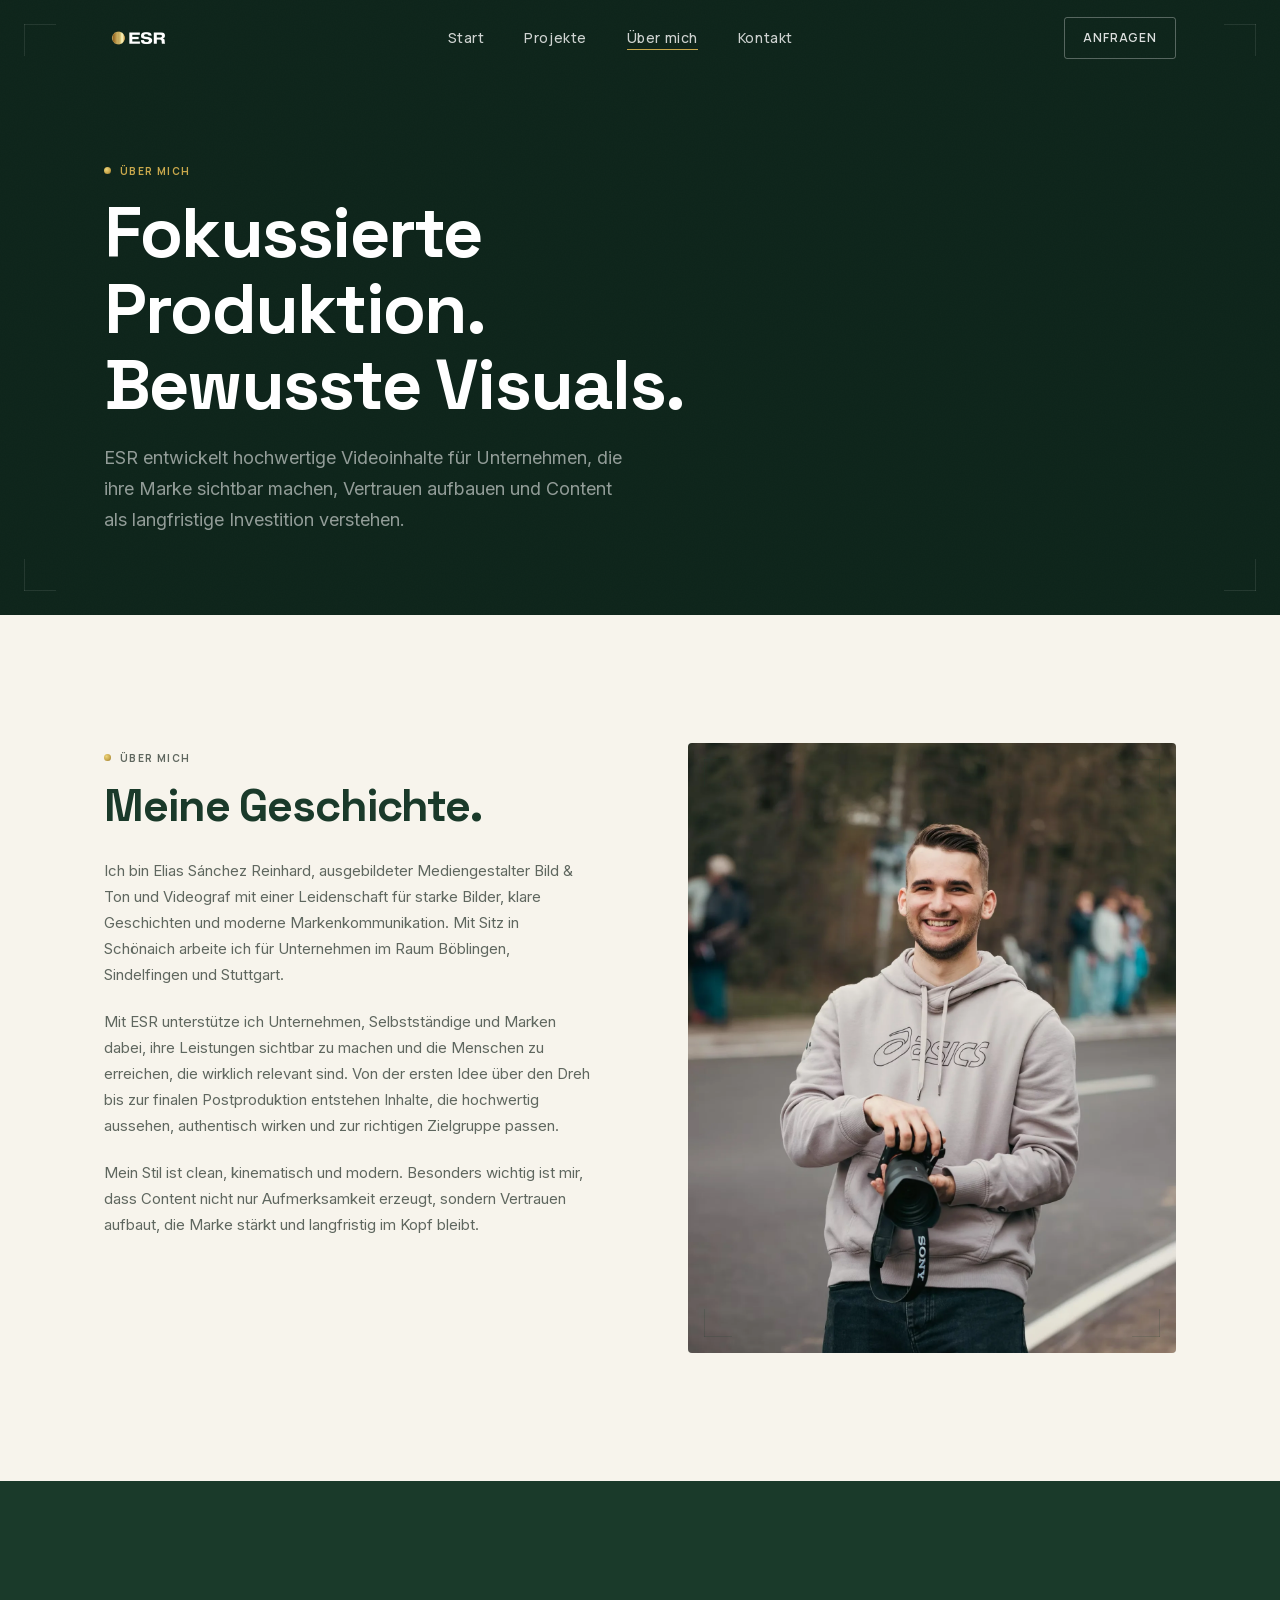
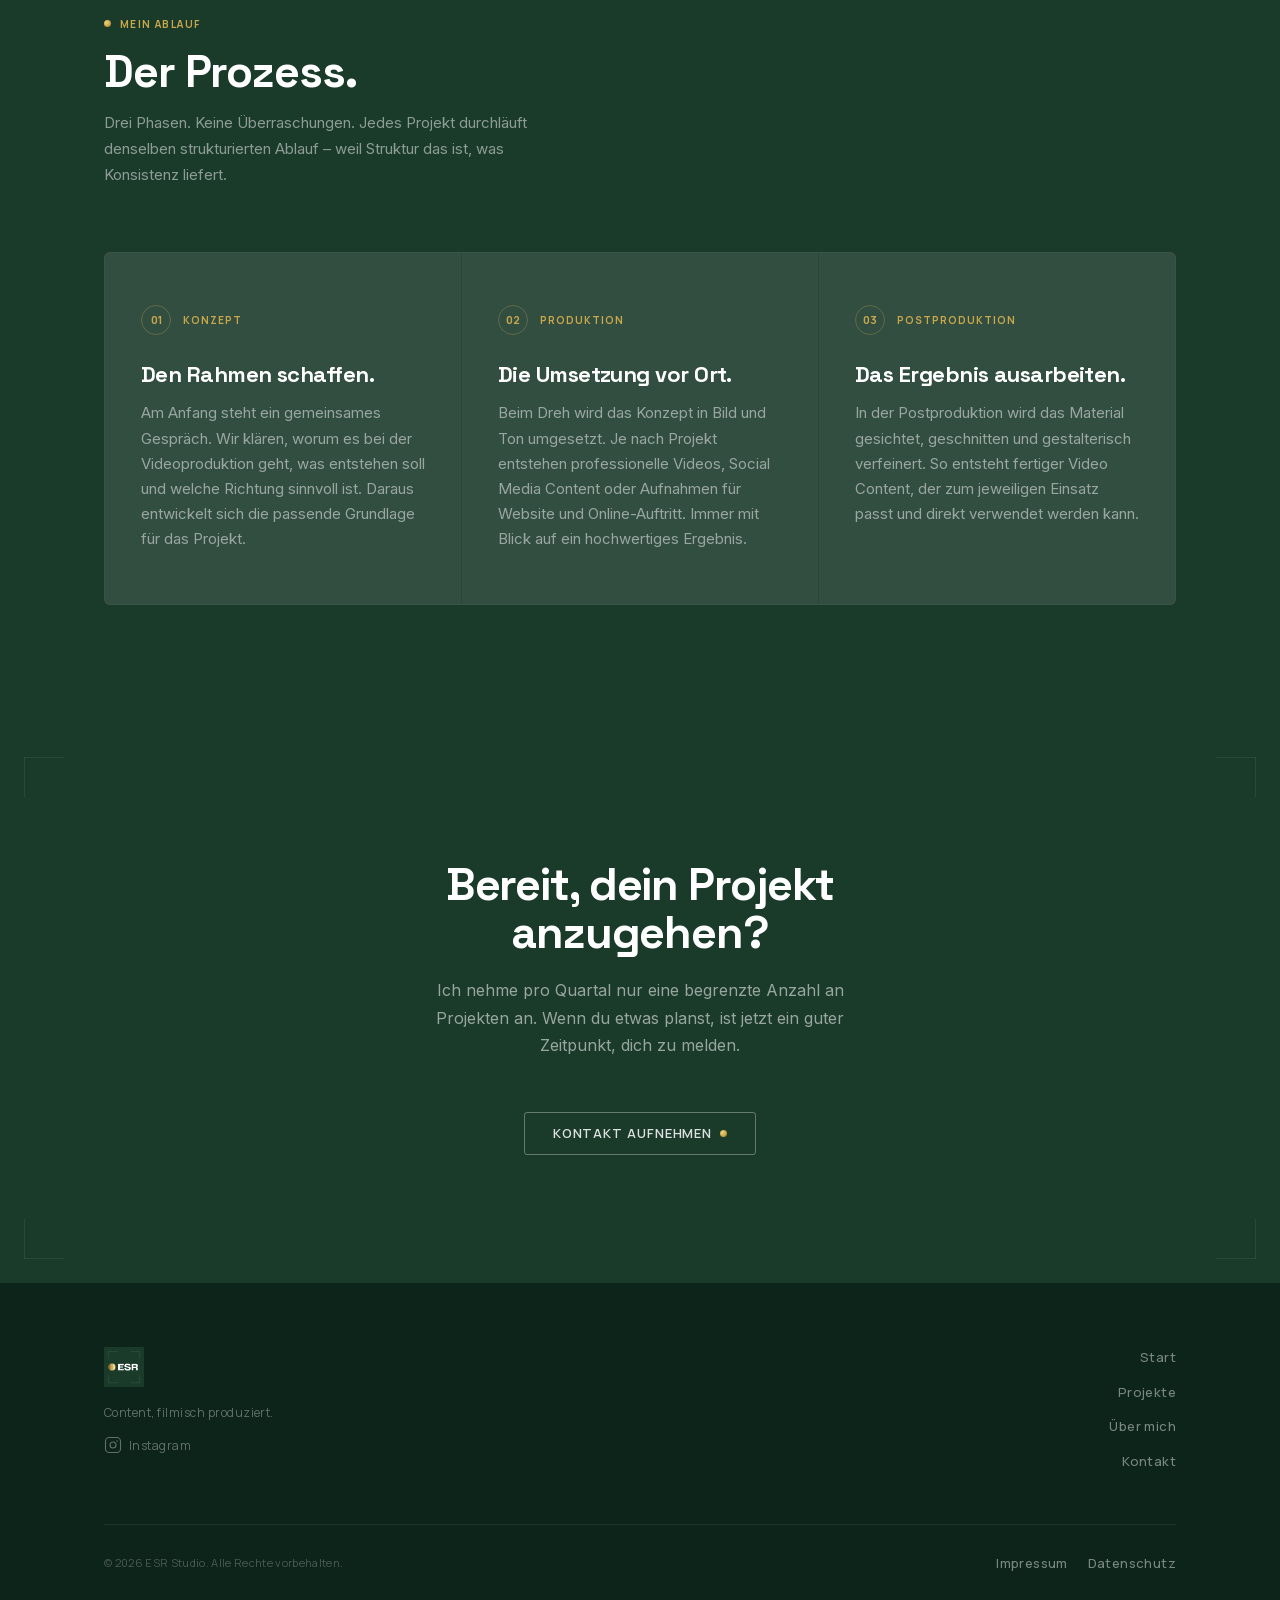
<file: about.html>
<!DOCTYPE html>
<html lang="de">
<head>
  <meta charset="UTF-8">
  <meta name="viewport" content="width=device-width, initial-scale=1.0">
  <title>Videograf Böblingen & Stuttgart – Über mich | ESR Studio</title>
  <meta name="description" content="Elias Sánchez Reinhard, ausgebildeter Mediengestalter Bild und Ton aus Schönaich. Filmische Videos für Unternehmen in Böblingen, Sindelfingen und Stuttgart.">
  <link rel="canonical" href="https://esrstudio.de/about">
  <meta property="og:title" content="Videograf Böblingen & Stuttgart – Über mich | ESR Studio">
  <meta property="og:description" content="Videograf aus Schönaich, tätig im Raum Böblingen, Sindelfingen und Stuttgart. Kinematische Videos und Social Media Content für Ihr Unternehmen.">
  <meta property="og:site_name" content="ESR Studio">
  <meta property="og:type" content="website">
  <meta property="og:url" content="https://esrstudio.de/about">
  <link rel="preload" as="font" href="fonts/space-grotesk-latin.woff2" type="font/woff2" crossorigin>
  <link rel="preload" as="image" href="Brand_assets/Kopie%20von%20ESR%20studio%20(1).webp">
  <link rel="preload" as="image" href="Brand_assets/47c18614-36d2-4e0f-a50e-93b19e97b266%203.webp">
  <link rel="icon" type="image/x-icon" href="favicon/favicon.ico">
  <link rel="icon" type="image/png" sizes="32x32" href="favicon/favicon-32x32.png">
  <link rel="icon" type="image/png" sizes="16x16" href="favicon/favicon-16x16.png">
  <link rel="apple-touch-icon" sizes="180x180" href="favicon/apple-touch-icon.png">
  <link rel="manifest" href="favicon/site.webmanifest">
  <meta name="theme-color" content="#0d241a">
  <link rel="stylesheet" href="css/fonts.css">
  <link rel="stylesheet" href="css/styles.css">
</head>
<body>

  <!-- Navigation -->
  <nav class="nav" id="nav">
    <div class="nav__inner">

      <a href="/" class="nav__logo-link" aria-label="ESR Studio — Startseite">
        <img class="logo"
             src="Brand_assets/Kopie%20von%20ESR%20studio%20(1).webp"
             alt="ESR Studio"
             height="72">
      </a>

      <ul class="nav__links" role="list">
        <li><a href="/"   class="nav__link">Start</a></li>
        <li><a href="/work"    class="nav__link">Projekte</a></li>
        <li><a href="/about"   class="nav__link active">Über mich</a></li>
        <li><a href="/contact" class="nav__link">Kontakt</a></li>
      </ul>

      <a href="/contact" class="nav__cta">Anfragen</a>

      <button class="nav__toggle" id="navToggle" aria-label="Menü öffnen">
        <span></span><span></span><span></span>
      </button>
    </div>
  </nav>

  <!-- Mobile menu -->
  <div class="nav__mobile" id="mobileMenu" role="dialog" aria-label="Navigation">
    <button class="nav__mobile-close" id="mobileClose" aria-label="Menü schließen">&#x2715;</button>
    <a href="/"   class="nav__mobile-link">Start</a>
    <a href="/work"    class="nav__mobile-link">Projekte</a>
    <a href="/about"   class="nav__mobile-link">Über mich</a>
    <a href="/contact" class="nav__mobile-link">Kontakt</a>
  </div>

  <main>

    <!-- Page Hero -->
    <header class="page-hero">
      <div class="page-hero__grain" aria-hidden="true"></div>
      <div class="container">
        <div class="page-hero__content">
          <div class="section-label section-label--gold hero-enter hero-enter-d1">
            <span class="gold-dot"></span> Über mich
          </div>
          <h1 class="hero-enter hero-enter-d2">
            Fokussierte Produktion.<br>Bewusste Visuals.
          </h1>
          <p class="hero-enter hero-enter-d3">
            ESR entwickelt hochwertige Videoinhalte für Unternehmen, die ihre Marke sichtbar machen, Vertrauen aufbauen und Content als langfristige Investition verstehen.
          </p>
        </div>
      </div>
    </header>

    <!-- Brand Intro -->
    <section class="section about-intro">
      <div class="container">
        <div class="about-grid">

          <div class="about-text">
            <div class="section-label">
              <span class="gold-dot"></span> Über mich
            </div>
            <h2>Meine Geschichte.</h2>

            <p>
              Ich bin Elias Sánchez Reinhard, ausgebildeter Mediengestalter Bild &amp; Ton
              und Videograf mit einer Leidenschaft für starke Bilder, klare Geschichten
              und moderne Markenkommunikation. Mit Sitz in Schönaich arbeite ich für
              Unternehmen im Raum Böblingen, Sindelfingen und Stuttgart.
            </p>

            <p>
              Mit ESR unterstütze ich Unternehmen, Selbstständige und Marken dabei, ihre
              Leistungen sichtbar zu machen und die Menschen zu erreichen, die wirklich
              relevant sind. Von der ersten Idee über den Dreh bis zur finalen
              Postproduktion entstehen Inhalte, die hochwertig aussehen, authentisch
              wirken und zur richtigen Zielgruppe passen.
            </p>

            <p>
              Mein Stil ist clean, kinematisch und modern. Besonders wichtig ist mir,
              dass Content nicht nur Aufmerksamkeit erzeugt, sondern Vertrauen aufbaut,
              die Marke stärkt und langfristig im Kopf bleibt.
            </p>
          </div>

          <div class="about-visual">
            <div class="about-frame">
              <img
                src="Brand_assets/47c18614-36d2-4e0f-a50e-93b19e97b266%203.webp"
                alt="Elias — ESR Studio"
                class="about-frame__img"
                fetchpriority="high"
                decoding="async">
            </div>
          </div>

        </div>
      </div>
    </section>

    <!-- Process Section -->
    <section class="section process-section">
      <div class="container">
        <div class="process-section__head">
          <div class="section-label section-label--gold">
            <span class="gold-dot"></span> Mein Ablauf
          </div>
          <h2>Der Prozess.</h2>
          <p>
            Drei Phasen. Keine Überraschungen. Jedes Projekt durchläuft denselben
            strukturierten Ablauf – weil Struktur das ist, was Konsistenz liefert.
          </p>
        </div>

        <div class="process-grid">

          <div class="process-card">
            <div class="process-card__step">
              <div class="process-card__num">01</div>
              <span class="process-card__step-label">Konzept</span>
            </div>
            <h3>Den Rahmen schaffen.</h3>
            <p>
              Am Anfang steht ein gemeinsames Gespräch. Wir klären, worum es bei der
              Videoproduktion geht, was entstehen soll und welche Richtung sinnvoll ist.
              Daraus entwickelt sich die passende Grundlage für das Projekt.
            </p>
          </div>

          <div class="process-card">
            <div class="process-card__step">
              <div class="process-card__num">02</div>
              <span class="process-card__step-label">Produktion</span>
            </div>
            <h3>Die Umsetzung vor Ort.</h3>
            <p>
              Beim Dreh wird das Konzept in Bild und Ton umgesetzt. Je nach Projekt
              entstehen professionelle Videos, Social Media Content oder Aufnahmen für
              Website und Online-Auftritt. Immer mit Blick auf ein hochwertiges Ergebnis.
            </p>
          </div>

          <div class="process-card">
            <div class="process-card__step">
              <div class="process-card__num">03</div>
              <span class="process-card__step-label">Postproduktion</span>
            </div>
            <h3>Das Ergebnis ausarbeiten.</h3>
            <p>
              In der Postproduktion wird das Material gesichtet, geschnitten und
              gestalterisch verfeinert. So entsteht fertiger Video Content, der zum
              jeweiligen Einsatz passt und direkt verwendet werden kann.
            </p>
          </div>

        </div>
      </div>
    </section>

    <!-- CTA -->
    <section class="section cta-banner">
      <div class="container">
        <h2>Bereit, dein Projekt anzugehen?</h2>
        <p>
          Ich nehme pro Quartal nur eine begrenzte Anzahl an Projekten an.
          Wenn du etwas planst, ist jetzt ein guter Zeitpunkt, dich zu melden.
        </p>
        <a href="/contact" class="btn btn--outline">
          Kontakt aufnehmen <span class="gold-dot"></span>
        </a>
      </div>
    </section>

  </main>

  <!-- Footer -->
  <footer class="footer">
    <div class="container">
      <div class="footer__inner">
        <div>
          <img class="footer__brand-logo"
               src="Brand_assets/ESR%20studio%20(2).webp"
               alt="ESR Studio">
          <p class="footer__tagline">Content, filmisch produziert.</p>
          <a href="https://www.instagram.com/esr_visuals/" target="_blank" rel="noopener noreferrer" class="footer__instagram" aria-label="ESR Studio auf Instagram">
            <svg width="18" height="18" viewBox="0 0 24 24" fill="none" stroke="currentColor" stroke-width="1.5" stroke-linecap="round" stroke-linejoin="round"><rect x="2" y="2" width="20" height="20" rx="5" ry="5"/><circle cx="12" cy="12" r="4"/><circle cx="17.5" cy="6.5" r="1" fill="currentColor" stroke="none"/></svg>
            Instagram
          </a>
        </div>
        <nav class="footer__nav" aria-label="Footer-Links">
          <a href="/"   class="footer__nav-link">Start</a>
          <a href="/work"    class="footer__nav-link">Projekte</a>
          <a href="/about"   class="footer__nav-link">Über mich</a>
          <a href="/contact" class="footer__nav-link">Kontakt</a>
        </nav>
      </div>
      <div class="footer__divider"></div>
      <div class="footer__bottom">
        <p class="footer__copy">&copy; 2026 ESR Studio. Alle Rechte vorbehalten.</p>
        <div class="footer__legal">
          <a href="/impressum" class="footer__nav-link">Impressum</a>
          <a href="/datenschutz" class="footer__nav-link">Datenschutz</a>
        </div>
      </div>
    </div>
  </footer>

  <script src="js/main.js"></script>
  <script src="js/scroll-reveal.js" defer></script>
</body>
</html>
</file>
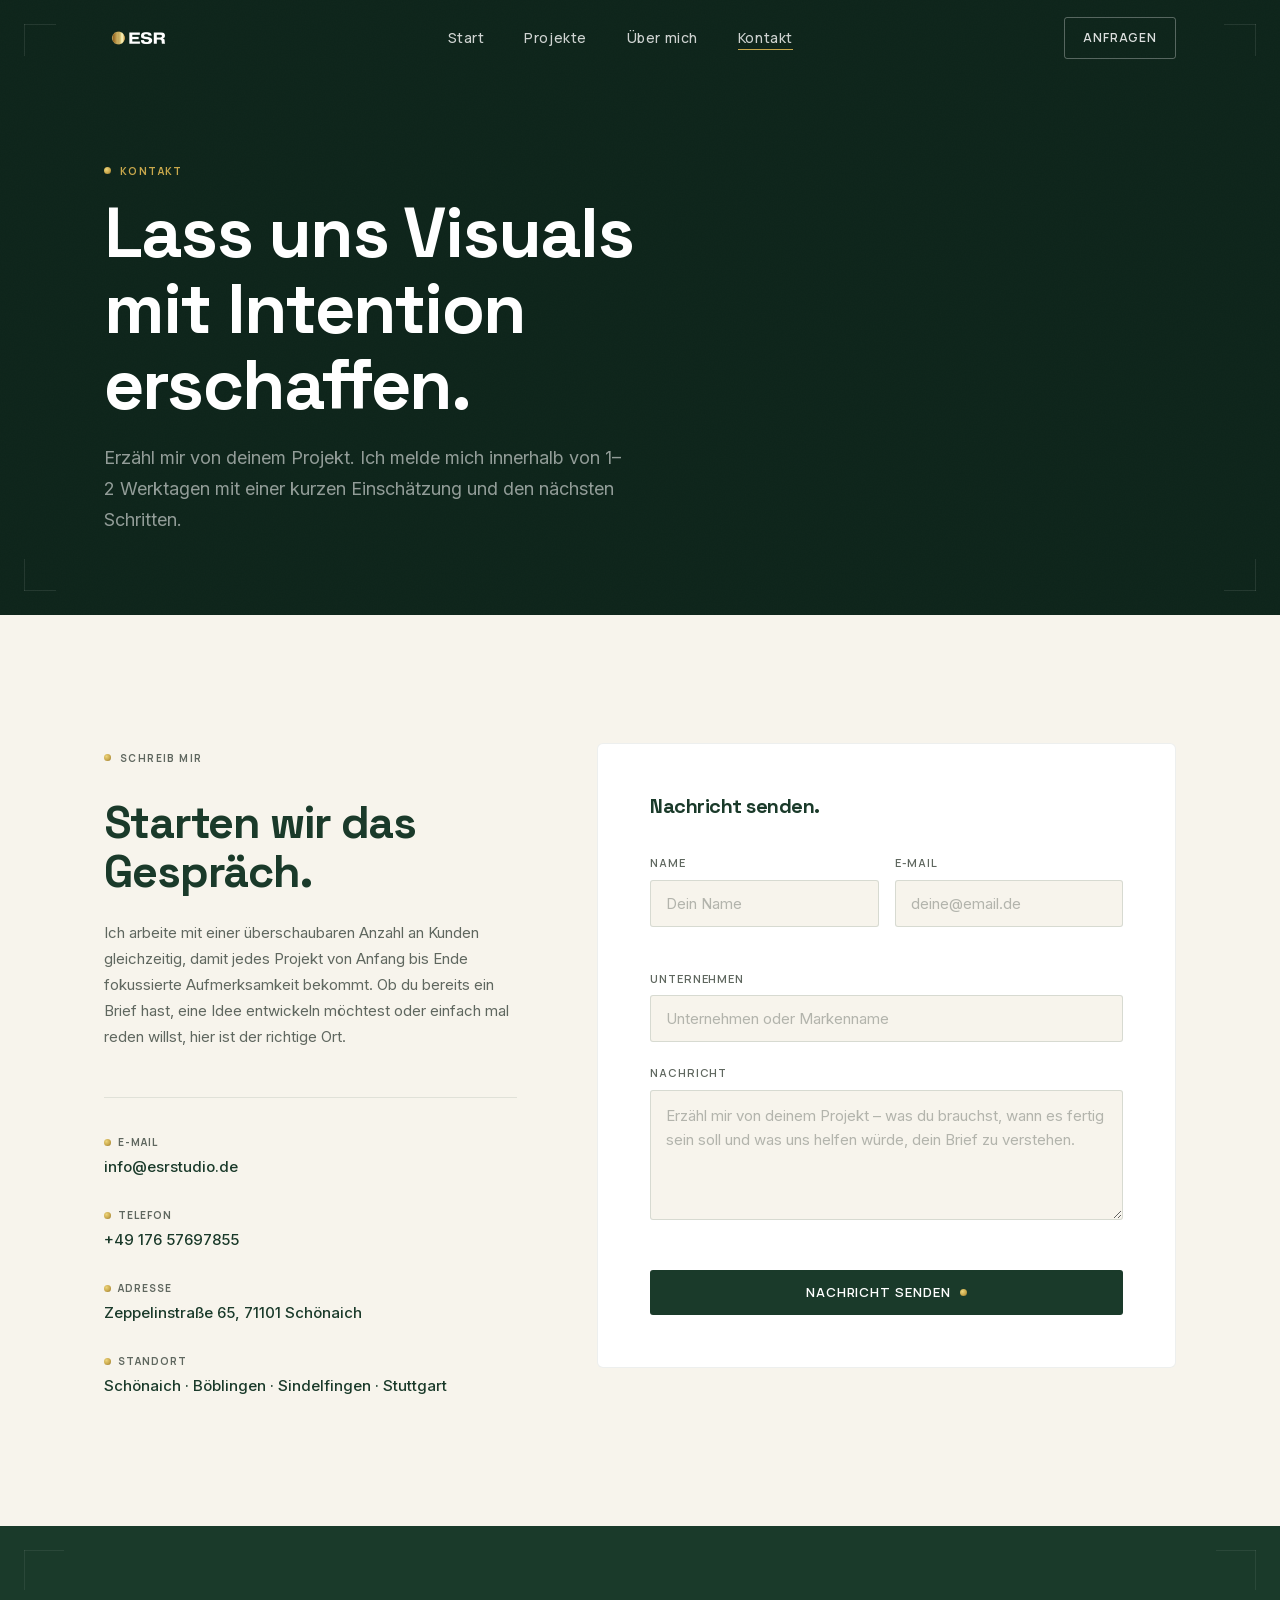
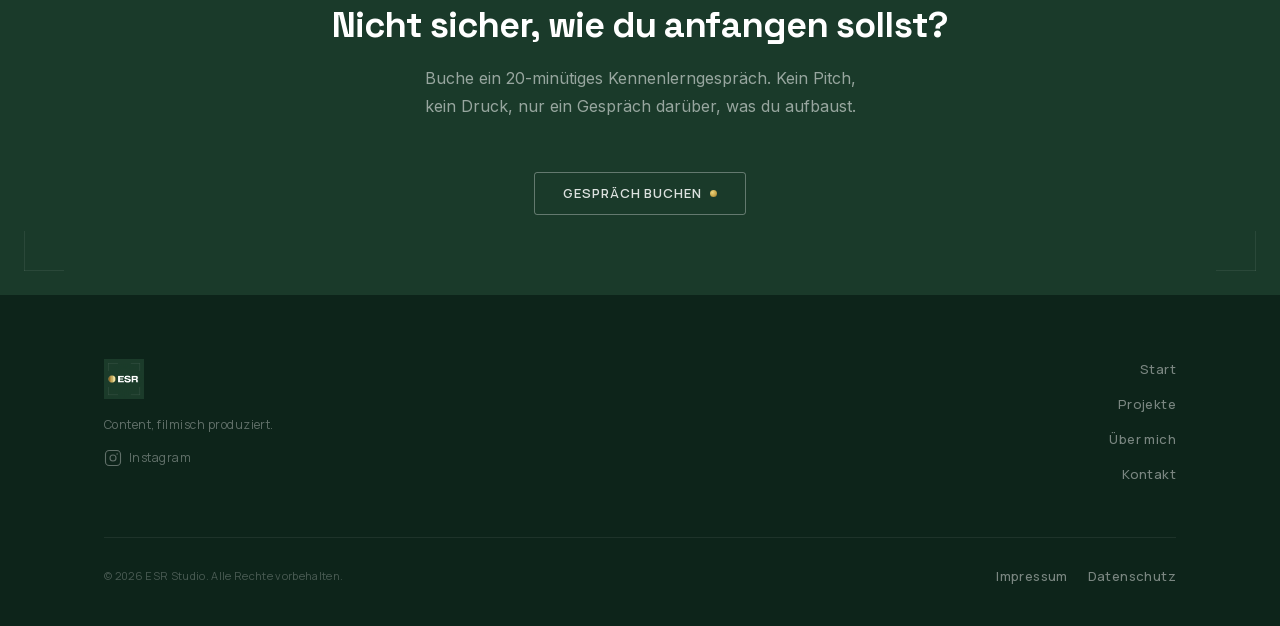
<file: contact.html>
<!DOCTYPE html>
<html lang="de">
<head>
  <meta charset="UTF-8">
  <meta name="viewport" content="width=device-width, initial-scale=1.0">
  <title>Kontakt | Videoproduktion Böblingen & Stuttgart | ESR Studio</title>
  <meta name="description" content="Videoproduktion anfragen – ESR Studio aus Schönaich, tätig im Raum Böblingen, Sindelfingen und Stuttgart. Jetzt Kontakt aufnehmen und Projekt starten.">
  <link rel="canonical" href="https://esrstudio.de/contact">
  <meta property="og:title" content="Kontakt | Videoproduktion Böblingen & Stuttgart | ESR Studio">
  <meta property="og:description" content="Videoproduktion anfragen – ESR Studio aus Schönaich, tätig im Raum Böblingen, Sindelfingen und Stuttgart.">
  <meta property="og:site_name" content="ESR Studio">
  <meta property="og:type" content="website">
  <meta property="og:url" content="https://esrstudio.de/contact">
  <link rel="icon" type="image/x-icon" href="favicon/favicon.ico">
  <link rel="icon" type="image/png" sizes="32x32" href="favicon/favicon-32x32.png">
  <link rel="icon" type="image/png" sizes="16x16" href="favicon/favicon-16x16.png">
  <link rel="apple-touch-icon" sizes="180x180" href="favicon/apple-touch-icon.png">
  <link rel="manifest" href="favicon/site.webmanifest">
  <meta name="theme-color" content="#0d241a">
  <link rel="stylesheet" href="css/fonts.css">
  <link rel="stylesheet" href="css/styles.css">
</head>
<body>

  <!-- Navigation -->
  <nav class="nav" id="nav">
    <div class="nav__inner">

      <a href="/" class="nav__logo-link" aria-label="ESR Studio — Startseite">
        <img class="logo"
             src="Brand_assets/Kopie%20von%20ESR%20studio%20(1).webp"
             alt="ESR Studio"
             height="72">
      </a>

      <ul class="nav__links" role="list">
        <li><a href="/"   class="nav__link">Start</a></li>
        <li><a href="/work"    class="nav__link">Projekte</a></li>
        <li><a href="/about"   class="nav__link">Über mich</a></li>
        <li><a href="/contact" class="nav__link active">Kontakt</a></li>
      </ul>

      <a href="/contact" class="nav__cta">Anfragen</a>

      <button class="nav__toggle" id="navToggle" aria-label="Menü öffnen">
        <span></span><span></span><span></span>
      </button>
    </div>
  </nav>

  <!-- Mobile menu -->
  <div class="nav__mobile" id="mobileMenu" role="dialog" aria-label="Navigation">
    <button class="nav__mobile-close" id="mobileClose" aria-label="Menü schließen">&#x2715;</button>
    <a href="/"   class="nav__mobile-link">Start</a>
    <a href="/work"    class="nav__mobile-link">Projekte</a>
    <a href="/about"   class="nav__mobile-link">Über mich</a>
    <a href="/contact" class="nav__mobile-link">Kontakt</a>
  </div>

  <main>

    <!-- Page Hero -->
    <header class="page-hero">
      <div class="page-hero__grain" aria-hidden="true"></div>
      <div class="container">
        <div class="page-hero__content">
          <div class="section-label section-label--gold hero-enter hero-enter-d1">
            <span class="gold-dot"></span> Kontakt
          </div>
          <h1 class="hero-enter hero-enter-d2">
            Lass uns Visuals<br>mit Intention erschaffen.
          </h1>
          <p class="hero-enter hero-enter-d3">
            Erzähl mir von deinem Projekt. Ich melde mich innerhalb von 1–2
            Werktagen mit einer kurzen Einschätzung und den nächsten Schritten.
          </p>
        </div>
      </div>
    </header>

    <!-- Contact Section -->
    <section class="section contact-section">
      <div class="container">
        <div class="contact-grid">

          <!-- Left: Info -->
          <div class="contact-info">
            <div class="contact-info__head">
              <div class="section-label">
                <span class="gold-dot"></span> Schreib mir
              </div>
            </div>

            <h2>Starten wir das<br>Gespräch.</h2>

            <p>
              Ich arbeite mit einer überschaubaren Anzahl an Kunden gleichzeitig,
              damit jedes Projekt von Anfang bis Ende fokussierte Aufmerksamkeit bekommt.
              Ob du bereits ein Brief hast, eine Idee entwickeln möchtest oder einfach
              mal reden willst, hier ist der richtige Ort.
            </p>

            <div class="contact-details">

              <div class="contact-detail">
                <span class="contact-detail__label">
                  <span class="gold-dot"></span>
                  E-Mail
                </span>
                <a href="mailto:info@esrstudio.de" class="contact-detail__value">
                  info@esrstudio.de
                </a>
              </div>

              <div class="contact-detail">
                <span class="contact-detail__label">
                  <span class="gold-dot"></span>
                  Telefon
                </span>
                <a href="tel:+4917657697855" class="contact-detail__value">
                  +49 176 57697855
                </a>
              </div>

              <div class="contact-detail">
                <span class="contact-detail__label">
                  <span class="gold-dot"></span>
                  Adresse
                </span>
                <address class="contact-detail__value">Zeppelinstraße 65, 71101 Schönaich</address>
              </div>

              <div class="contact-detail">
                <span class="contact-detail__label">
                  <span class="gold-dot"></span>
                  Standort
                </span>
                <span class="contact-detail__value">Schönaich · Böblingen · Sindelfingen · Stuttgart</span>
              </div>

            </div>
          </div>

          <!-- Right: Form -->
          <div class="contact-form-wrap" id="contactFormWrap">
            <h3>Nachricht senden.</h3>

            <form id="contactForm" action="https://formspree.io/f/xojzoave" method="POST" novalidate>

              <div class="form-row">
                <div class="form-group">
                  <label for="name">Name</label>
                  <input
                    type="text"
                    id="name"
                    name="name"
                    placeholder="Dein Name"
                    required
                    autocomplete="name"
                    data-fs-field>
                  <span data-fs-error="name" class="form-field-error"></span>
                </div>
                <div class="form-group">
                  <label for="email">E-Mail</label>
                  <input
                    type="email"
                    id="email"
                    name="email"
                    placeholder="deine@email.de"
                    required
                    autocomplete="email"
                    data-fs-field>
                  <span data-fs-error="email" class="form-field-error"></span>
                </div>
              </div>

              <div class="form-group">
                <label for="company">Unternehmen</label>
                <input
                  type="text"
                  id="company"
                  name="company"
                  placeholder="Unternehmen oder Markenname"
                  autocomplete="organization"
                  data-fs-field>
              </div>

              <div class="form-group">
                <label for="message">Nachricht</label>
                <textarea
                  id="message"
                  name="message"
                  placeholder="Erzähl mir von deinem Projekt – was du brauchst, wann es fertig sein soll und was uns helfen würde, dein Brief zu verstehen."
                  required
                  data-fs-field></textarea>
                <span data-fs-error="message" class="form-field-error"></span>
              </div>

              <div class="form-submit">
                <button type="submit" class="btn--form" data-fs-submit-btn>
                  Nachricht senden
                  <span class="gold-dot"></span>
                </button>
              </div>

            </form>
          </div>

        </div>
      </div>
    </section>

    <!-- CTA Strip -->
    <section class="section cta-banner" style="padding: 80px 0;">
      <div class="container">
        <h2 style="font-size: clamp(1.5rem, 3vw, 2.25rem);">
          Nicht sicher, wie du anfangen sollst?
        </h2>
        <p>
          Buche ein 20-minütiges Kennenlerngespräch. Kein Pitch, kein Druck,
          nur ein Gespräch darüber, was du aufbaust.
        </p>
        <a href="mailto:info@esrstudio.de" class="btn btn--outline">
          Gespräch buchen <span class="gold-dot"></span>
        </a>
      </div>
    </section>

  </main>

  <!-- Footer -->
  <footer class="footer">
    <div class="container">
      <div class="footer__inner">
        <div>
          <img class="footer__brand-logo"
               src="Brand_assets/ESR%20studio%20(2).webp"
               alt="ESR Studio">
          <p class="footer__tagline">Content, filmisch produziert.</p>
          <a href="https://www.instagram.com/esr_visuals/" target="_blank" rel="noopener noreferrer" class="footer__instagram" aria-label="ESR Studio auf Instagram">
            <svg width="18" height="18" viewBox="0 0 24 24" fill="none" stroke="currentColor" stroke-width="1.5" stroke-linecap="round" stroke-linejoin="round"><rect x="2" y="2" width="20" height="20" rx="5" ry="5"/><circle cx="12" cy="12" r="4"/><circle cx="17.5" cy="6.5" r="1" fill="currentColor" stroke="none"/></svg>
            Instagram
          </a>
        </div>
        <nav class="footer__nav" aria-label="Footer-Links">
          <a href="/"   class="footer__nav-link">Start</a>
          <a href="/work"    class="footer__nav-link">Projekte</a>
          <a href="/about"   class="footer__nav-link">Über mich</a>
          <a href="/contact" class="footer__nav-link">Kontakt</a>
        </nav>
      </div>
      <div class="footer__divider"></div>
      <div class="footer__bottom">
        <p class="footer__copy">&copy; 2026 ESR Studio. Alle Rechte vorbehalten.</p>
        <div class="footer__legal">
          <a href="/impressum" class="footer__nav-link">Impressum</a>
          <a href="/datenschutz" class="footer__nav-link">Datenschutz</a>
        </div>
      </div>
    </div>
  </footer>

  <script src="js/main.js"></script>
  <script src="js/scroll-reveal.js" defer></script>
</body>
</html>
</file>
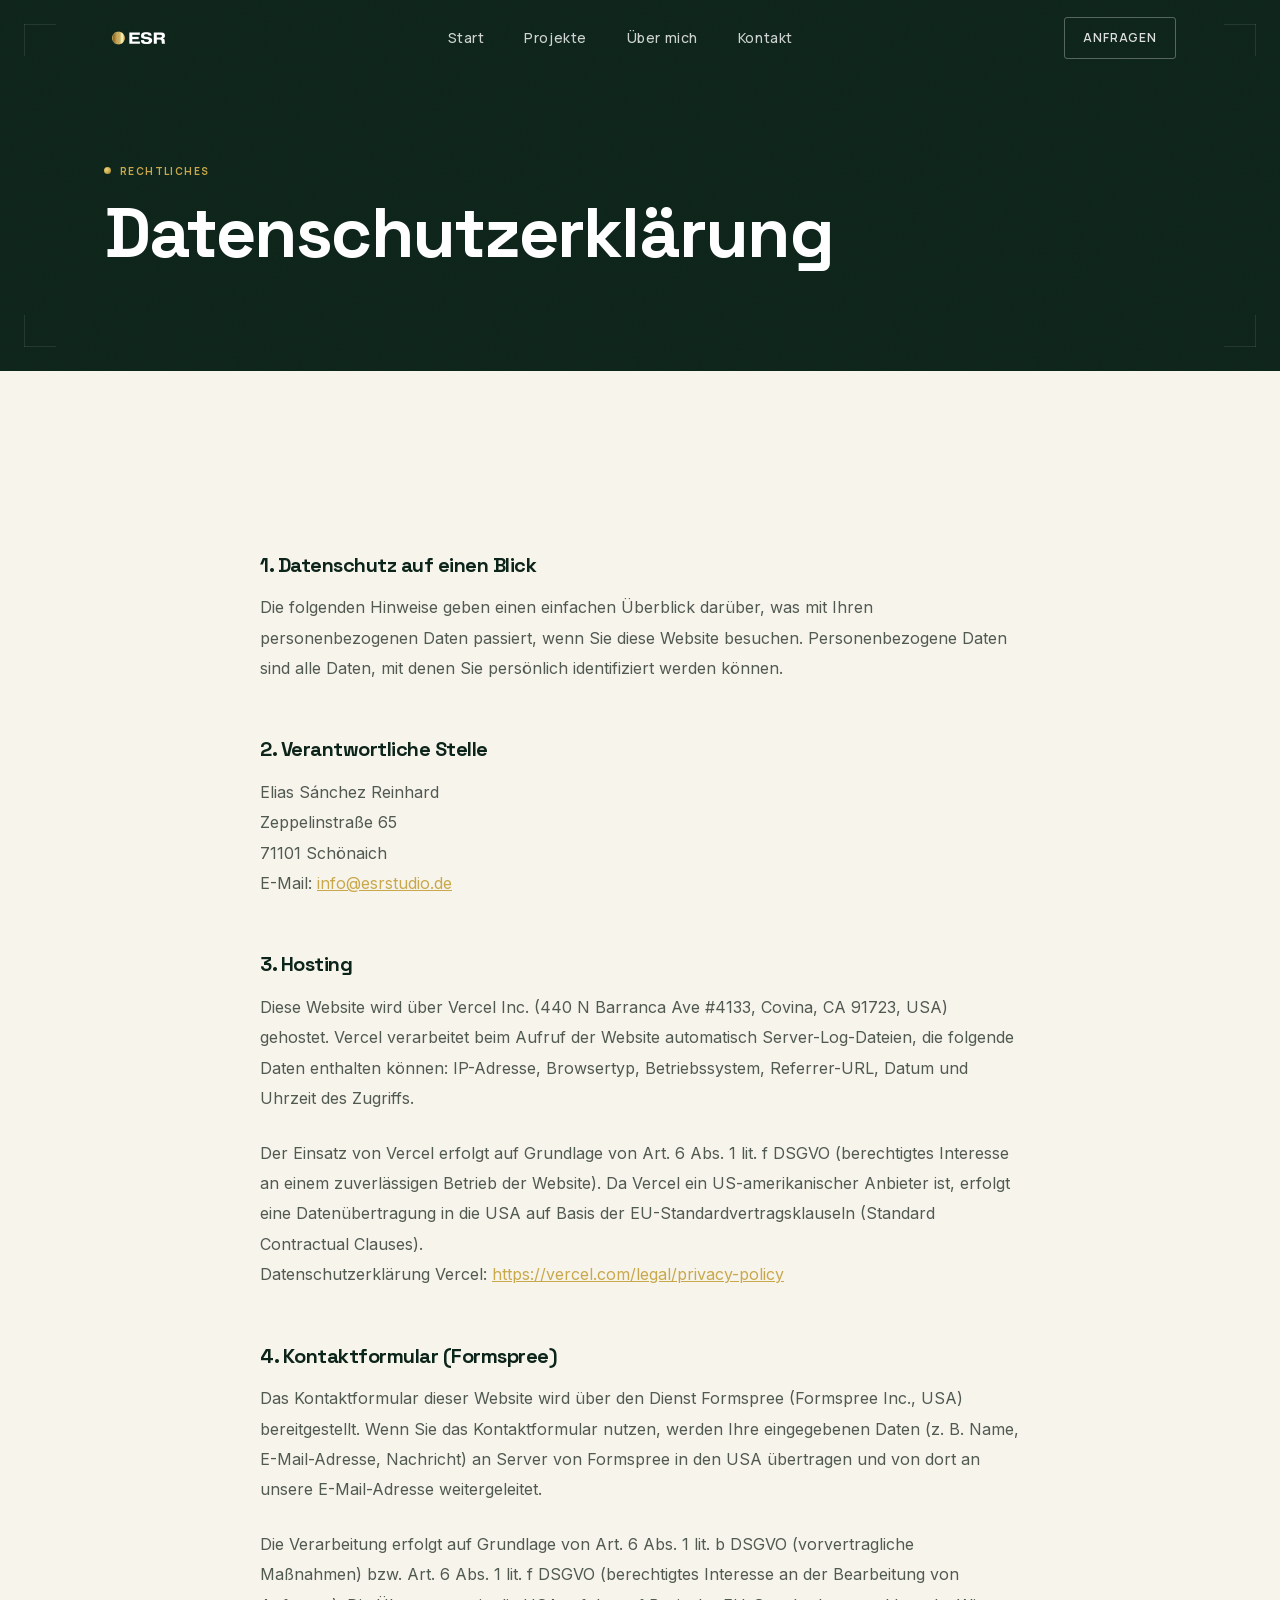
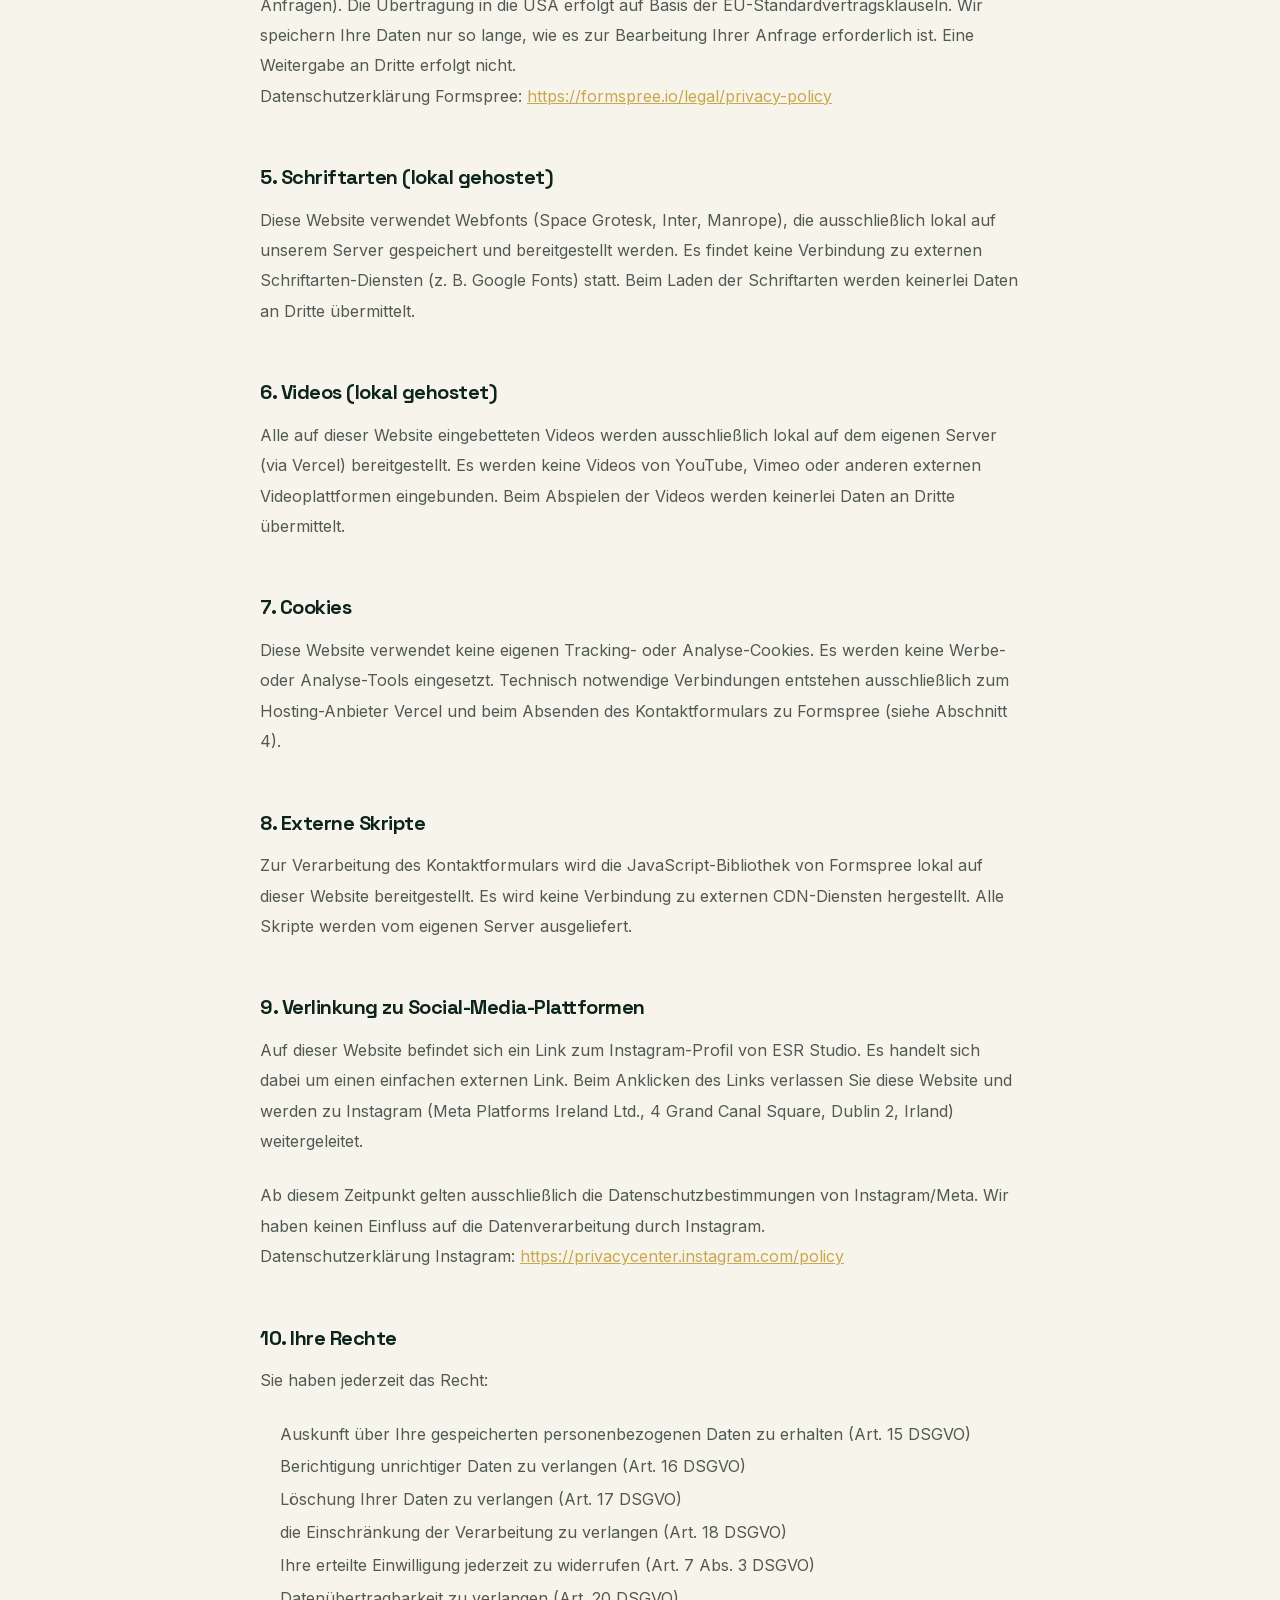
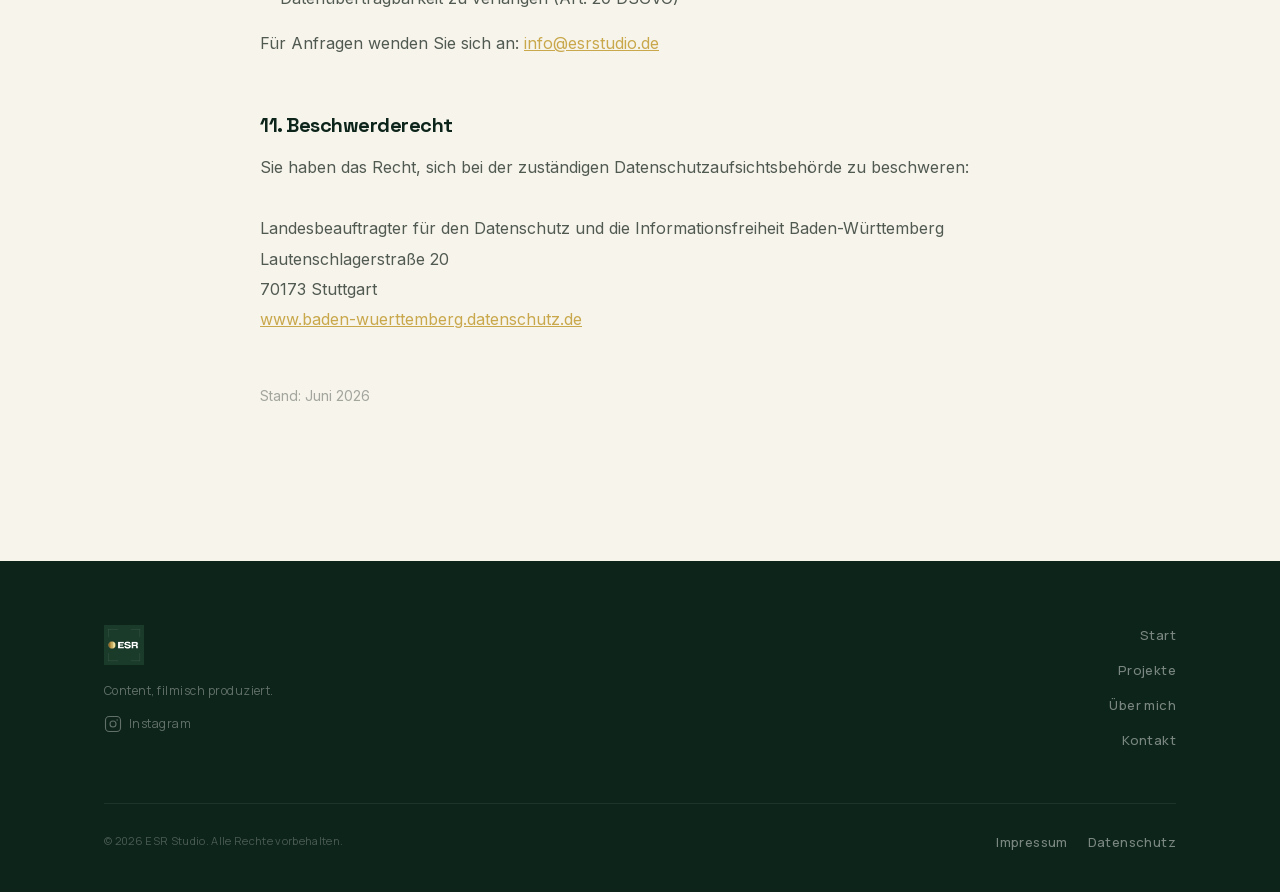
<file: datenschutz.html>
<!DOCTYPE html>
<html lang="de">
<head>
  <meta charset="UTF-8">
  <meta name="viewport" content="width=device-width, initial-scale=1.0">
  <title>Datenschutzerklärung — ESR Studio</title>
  <meta name="robots" content="noindex, nofollow">
  <link rel="icon" type="image/x-icon" href="favicon/favicon.ico">
  <link rel="icon" type="image/png" sizes="32x32" href="favicon/favicon-32x32.png">
  <link rel="icon" type="image/png" sizes="16x16" href="favicon/favicon-16x16.png">
  <link rel="apple-touch-icon" sizes="180x180" href="favicon/apple-touch-icon.png">
  <link rel="manifest" href="favicon/site.webmanifest">
  <meta name="theme-color" content="#0d241a">
  <link rel="stylesheet" href="css/fonts.css">
  <link rel="stylesheet" href="css/styles.css">
</head>
<body>

  <!-- Navigation -->
  <nav class="nav" id="nav">
    <div class="nav__inner">

      <a href="/" class="nav__logo-link" aria-label="ESR Studio — Startseite">
        <img class="logo"
             src="Brand_assets/Kopie%20von%20ESR%20studio%20(1).webp"
             alt="ESR Studio"
             height="72">
      </a>

      <ul class="nav__links" role="list">
        <li><a href="/"   class="nav__link">Start</a></li>
        <li><a href="/work"    class="nav__link">Projekte</a></li>
        <li><a href="/about"   class="nav__link">Über mich</a></li>
        <li><a href="/contact" class="nav__link">Kontakt</a></li>
      </ul>

      <a href="/contact" class="nav__cta">Anfragen</a>

      <button class="nav__toggle" id="navToggle" aria-label="Menü öffnen">
        <span></span><span></span><span></span>
      </button>
    </div>
  </nav>

  <!-- Mobile menu -->
  <div class="nav__mobile" id="mobileMenu" role="dialog" aria-label="Navigation">
    <button class="nav__mobile-close" id="mobileClose" aria-label="Menü schließen">&#x2715;</button>
    <a href="/"   class="nav__mobile-link">Start</a>
    <a href="/work"    class="nav__mobile-link">Projekte</a>
    <a href="/about"   class="nav__mobile-link">Über mich</a>
    <a href="/contact" class="nav__mobile-link">Kontakt</a>
  </div>

  <main>

    <!-- Page Hero -->
    <header class="page-hero">
      <div class="page-hero__grain" aria-hidden="true"></div>
      <div class="container">
        <div class="page-hero__content">
          <div class="section-label section-label--gold hero-enter hero-enter-d1">
            <span class="gold-dot"></span> Rechtliches
          </div>
          <h1 class="hero-enter hero-enter-d2">Datenschutzerklärung</h1>
        </div>
      </div>
    </header>

    <!-- Content -->
    <section class="section">
      <div class="container">
        <div class="legal-content">

          <h2>1. Datenschutz auf einen Blick</h2>
          <p>
            Die folgenden Hinweise geben einen einfachen Überblick darüber, was mit Ihren
            personenbezogenen Daten passiert, wenn Sie diese Website besuchen.
            Personenbezogene Daten sind alle Daten, mit denen Sie persönlich identifiziert
            werden können.
          </p>

          <h2>2. Verantwortliche Stelle</h2>
          <p>
            Elias Sánchez Reinhard<br>
            Zeppelinstraße 65<br>
            71101 Schönaich<br>
            E-Mail: <a href="mailto:info@esrstudio.de">info@esrstudio.de</a>
          </p>

          <h2>3. Hosting</h2>
          <p>
            Diese Website wird über Vercel Inc. (440 N Barranca Ave #4133, Covina, CA 91723, USA)
            gehostet. Vercel verarbeitet beim Aufruf der Website automatisch Server-Log-Dateien,
            die folgende Daten enthalten können: IP-Adresse, Browsertyp, Betriebssystem,
            Referrer-URL, Datum und Uhrzeit des Zugriffs.
          </p>
          <p>
            Der Einsatz von Vercel erfolgt auf Grundlage von Art. 6 Abs. 1 lit. f DSGVO
            (berechtigtes Interesse an einem zuverlässigen Betrieb der Website). Da Vercel ein
            US-amerikanischer Anbieter ist, erfolgt eine Datenübertragung in die USA auf Basis
            der EU-Standardvertragsklauseln (Standard Contractual Clauses).<br>
            Datenschutzerklärung Vercel:
            <a href="https://vercel.com/legal/privacy-policy" target="_blank" rel="noopener noreferrer">
              https://vercel.com/legal/privacy-policy
            </a>
          </p>

          <h2>4. Kontaktformular (Formspree)</h2>
          <p>
            Das Kontaktformular dieser Website wird über den Dienst Formspree (Formspree Inc., USA)
            bereitgestellt. Wenn Sie das Kontaktformular nutzen, werden Ihre eingegebenen Daten
            (z. B. Name, E-Mail-Adresse, Nachricht) an Server von Formspree in den USA übertragen
            und von dort an unsere E-Mail-Adresse weitergeleitet.
          </p>
          <p>
            Die Verarbeitung erfolgt auf Grundlage von Art. 6 Abs. 1 lit. b DSGVO
            (vorvertragliche Maßnahmen) bzw. Art. 6 Abs. 1 lit. f DSGVO (berechtigtes Interesse
            an der Bearbeitung von Anfragen). Die Übertragung in die USA erfolgt auf Basis der
            EU-Standardvertragsklauseln. Wir speichern Ihre Daten nur so lange, wie es zur
            Bearbeitung Ihrer Anfrage erforderlich ist. Eine Weitergabe an Dritte erfolgt nicht.<br>
            Datenschutzerklärung Formspree:
            <a href="https://formspree.io/legal/privacy-policy" target="_blank" rel="noopener noreferrer">
              https://formspree.io/legal/privacy-policy
            </a>
          </p>

          <h2>5. Schriftarten (lokal gehostet)</h2>
          <p>
            Diese Website verwendet Webfonts (Space Grotesk, Inter, Manrope), die
            ausschließlich lokal auf unserem Server gespeichert und bereitgestellt werden.
            Es findet keine Verbindung zu externen Schriftarten-Diensten (z. B. Google Fonts)
            statt. Beim Laden der Schriftarten werden keinerlei Daten an Dritte übermittelt.
          </p>

          <h2>6. Videos (lokal gehostet)</h2>
          <p>
            Alle auf dieser Website eingebetteten Videos werden ausschließlich lokal auf dem
            eigenen Server (via Vercel) bereitgestellt. Es werden keine Videos von YouTube,
            Vimeo oder anderen externen Videoplattformen eingebunden. Beim Abspielen der Videos
            werden keinerlei Daten an Dritte übermittelt.
          </p>

          <h2>7. Cookies</h2>
          <p>
            Diese Website verwendet keine eigenen Tracking- oder Analyse-Cookies. Es werden
            keine Werbe- oder Analyse-Tools eingesetzt. Technisch notwendige Verbindungen
            entstehen ausschließlich zum Hosting-Anbieter Vercel und beim Absenden des
            Kontaktformulars zu Formspree (siehe Abschnitt 4).
          </p>

          <h2>8. Externe Skripte</h2>
          <p>
            Zur Verarbeitung des Kontaktformulars wird die JavaScript-Bibliothek von Formspree
            lokal auf dieser Website bereitgestellt. Es wird keine Verbindung zu externen
            CDN-Diensten hergestellt. Alle Skripte werden vom eigenen Server ausgeliefert.
          </p>

          <h2>9. Verlinkung zu Social-Media-Plattformen</h2>
          <p>
            Auf dieser Website befindet sich ein Link zum Instagram-Profil von ESR Studio.
            Es handelt sich dabei um einen einfachen externen Link. Beim Anklicken des Links
            verlassen Sie diese Website und werden zu Instagram (Meta Platforms Ireland Ltd.,
            4 Grand Canal Square, Dublin 2, Irland) weitergeleitet.
          </p>
          <p>
            Ab diesem Zeitpunkt gelten ausschließlich die Datenschutzbestimmungen von
            Instagram/Meta. Wir haben keinen Einfluss auf die Datenverarbeitung durch Instagram.<br>
            Datenschutzerklärung Instagram:
            <a href="https://privacycenter.instagram.com/policy" target="_blank" rel="noopener noreferrer">
              https://privacycenter.instagram.com/policy
            </a>
          </p>

          <h2>10. Ihre Rechte</h2>
          <p>Sie haben jederzeit das Recht:</p>
          <ul>
            <li>Auskunft über Ihre gespeicherten personenbezogenen Daten zu erhalten (Art. 15 DSGVO)</li>
            <li>Berichtigung unrichtiger Daten zu verlangen (Art. 16 DSGVO)</li>
            <li>Löschung Ihrer Daten zu verlangen (Art. 17 DSGVO)</li>
            <li>die Einschränkung der Verarbeitung zu verlangen (Art. 18 DSGVO)</li>
            <li>Ihre erteilte Einwilligung jederzeit zu widerrufen (Art. 7 Abs. 3 DSGVO)</li>
            <li>Datenübertragbarkeit zu verlangen (Art. 20 DSGVO)</li>
          </ul>
          <p>Für Anfragen wenden Sie sich an: <a href="mailto:info@esrstudio.de">info@esrstudio.de</a></p>

          <h2>11. Beschwerderecht</h2>
          <p>
            Sie haben das Recht, sich bei der zuständigen Datenschutzaufsichtsbehörde zu beschweren:<br><br>
            Landesbeauftragter für den Datenschutz und die Informationsfreiheit Baden-Württemberg<br>
            Lautenschlagerstraße 20<br>
            70173 Stuttgart<br>
            <a href="https://www.baden-wuerttemberg.datenschutz.de" target="_blank" rel="noopener noreferrer">
              www.baden-wuerttemberg.datenschutz.de
            </a>
          </p>

          <p style="margin-top: 3rem; opacity: 0.5; font-size: 0.875rem;">Stand: Juni 2026</p>

        </div>
      </div>
    </section>

  </main>

  <!-- Footer -->
  <footer class="footer">
    <div class="container">
      <div class="footer__inner">
        <div>
          <img class="footer__brand-logo"
               src="Brand_assets/ESR%20studio%20(2).webp"
               alt="ESR Studio">
          <p class="footer__tagline">Content, filmisch produziert.</p>
          <a href="https://www.instagram.com/esr_visuals/" target="_blank" rel="noopener noreferrer" class="footer__instagram" aria-label="ESR Studio auf Instagram">
            <svg width="18" height="18" viewBox="0 0 24 24" fill="none" stroke="currentColor" stroke-width="1.5" stroke-linecap="round" stroke-linejoin="round"><rect x="2" y="2" width="20" height="20" rx="5" ry="5"/><circle cx="12" cy="12" r="4"/><circle cx="17.5" cy="6.5" r="1" fill="currentColor" stroke="none"/></svg>
            Instagram
          </a>
        </div>
        <nav class="footer__nav" aria-label="Footer-Links">
          <a href="/"   class="footer__nav-link">Start</a>
          <a href="/work"    class="footer__nav-link">Projekte</a>
          <a href="/about"   class="footer__nav-link">Über mich</a>
          <a href="/contact" class="footer__nav-link">Kontakt</a>
        </nav>
      </div>
      <div class="footer__divider"></div>
      <div class="footer__bottom">
        <p class="footer__copy">&copy; 2026 ESR Studio. Alle Rechte vorbehalten.</p>
        <div class="footer__legal">
          <a href="/impressum" class="footer__nav-link">Impressum</a>
          <a href="/datenschutz" class="footer__nav-link">Datenschutz</a>
        </div>
      </div>
    </div>
  </footer>

  <script src="js/main.js"></script>
  <script src="js/scroll-reveal.js" defer></script>
</body>
</html>
</file>
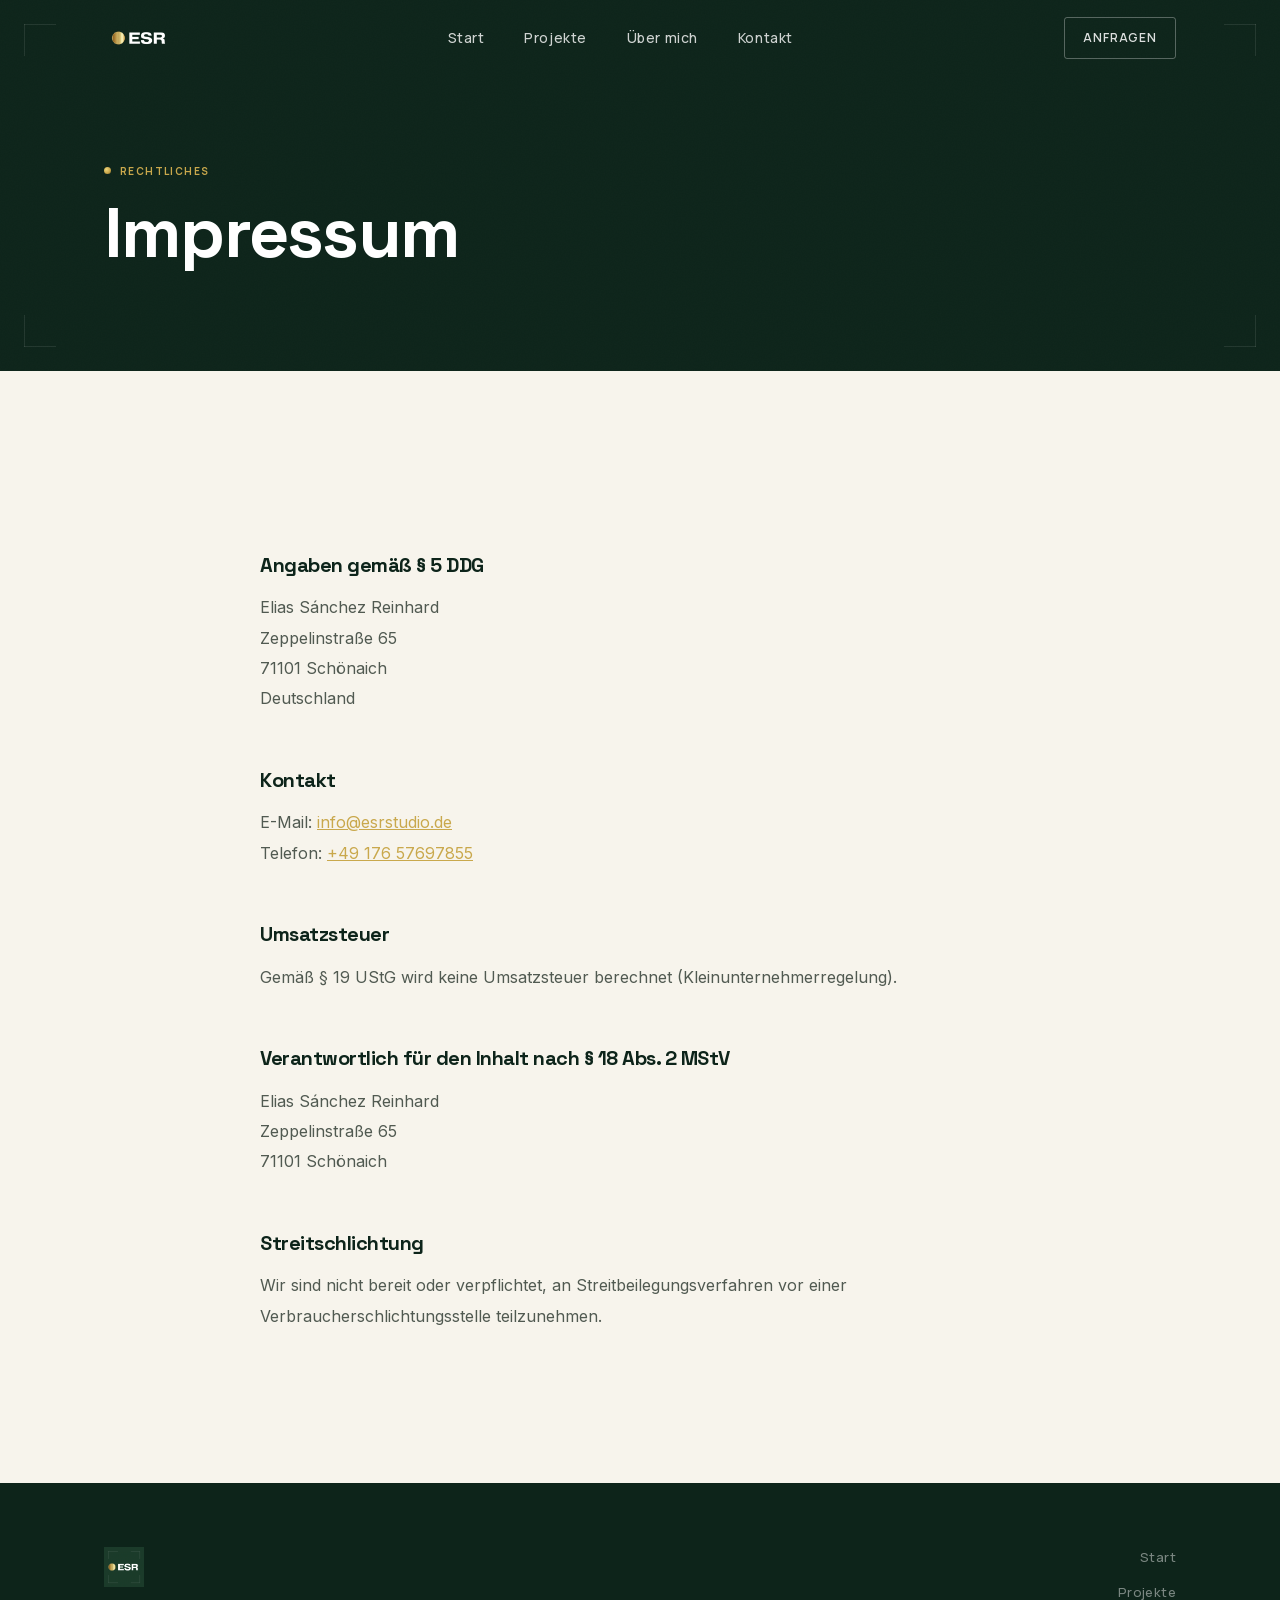
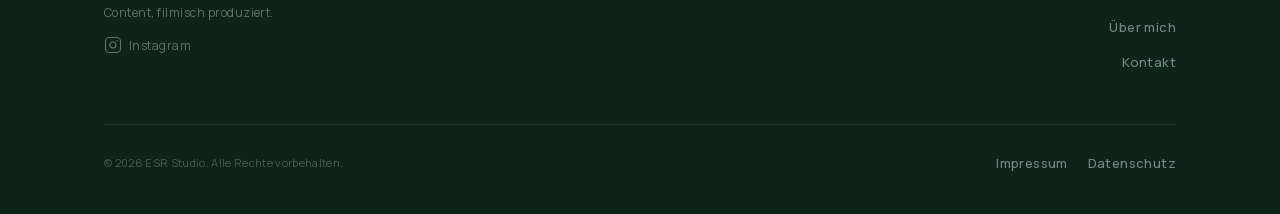
<file: impressum.html>
<!DOCTYPE html>
<html lang="de">
<head>
  <meta charset="UTF-8">
  <meta name="viewport" content="width=device-width, initial-scale=1.0">
  <title>Impressum — ESR Studio</title>
  <link rel="canonical" href="https://esrstudio.de/impressum">
  <link rel="icon" type="image/x-icon" href="favicon/favicon.ico">
  <link rel="icon" type="image/png" sizes="32x32" href="favicon/favicon-32x32.png">
  <link rel="icon" type="image/png" sizes="16x16" href="favicon/favicon-16x16.png">
  <link rel="apple-touch-icon" sizes="180x180" href="favicon/apple-touch-icon.png">
  <link rel="manifest" href="favicon/site.webmanifest">
  <meta name="theme-color" content="#0d241a">
  <link rel="stylesheet" href="css/fonts.css">
  <link rel="stylesheet" href="css/styles.css">
</head>
<body>

  <!-- Navigation -->
  <nav class="nav" id="nav">
    <div class="nav__inner">

      <a href="/" class="nav__logo-link" aria-label="ESR Studio — Startseite">
        <img class="logo"
             src="Brand_assets/Kopie%20von%20ESR%20studio%20(1).webp"
             alt="ESR Studio"
             height="72">
      </a>

      <ul class="nav__links" role="list">
        <li><a href="/"   class="nav__link">Start</a></li>
        <li><a href="/work"    class="nav__link">Projekte</a></li>
        <li><a href="/about"   class="nav__link">Über mich</a></li>
        <li><a href="/contact" class="nav__link">Kontakt</a></li>
      </ul>

      <a href="/contact" class="nav__cta">Anfragen</a>

      <button class="nav__toggle" id="navToggle" aria-label="Menü öffnen">
        <span></span><span></span><span></span>
      </button>
    </div>
  </nav>

  <!-- Mobile menu -->
  <div class="nav__mobile" id="mobileMenu" role="dialog" aria-label="Navigation">
    <button class="nav__mobile-close" id="mobileClose" aria-label="Menü schließen">&#x2715;</button>
    <a href="/"   class="nav__mobile-link">Start</a>
    <a href="/work"    class="nav__mobile-link">Projekte</a>
    <a href="/about"   class="nav__mobile-link">Über mich</a>
    <a href="/contact" class="nav__mobile-link">Kontakt</a>
  </div>

  <main>

    <!-- Page Hero -->
    <header class="page-hero">
      <div class="page-hero__grain" aria-hidden="true"></div>
      <div class="container">
        <div class="page-hero__content">
          <div class="section-label section-label--gold hero-enter hero-enter-d1">
            <span class="gold-dot"></span> Rechtliches
          </div>
          <h1 class="hero-enter hero-enter-d2">Impressum</h1>
        </div>
      </div>
    </header>

    <!-- Content -->
    <section class="section">
      <div class="container">
        <div class="legal-content">

          <h2>Angaben gemäß § 5 DDG</h2>
          <p>
            Elias Sánchez Reinhard<br>
            Zeppelinstraße 65<br>
            71101 Schönaich<br>
            Deutschland
          </p>

          <h2>Kontakt</h2>
          <p>
            E-Mail: <a href="mailto:info@esrstudio.de">info@esrstudio.de</a><br>
            Telefon: <a href="tel:+4917657697855">+49 176 57697855</a>
          </p>

          <h2>Umsatzsteuer</h2>
          <p>
            Gemäß § 19 UStG wird keine Umsatzsteuer berechnet (Kleinunternehmerregelung).
          </p>

          <h2>Verantwortlich für den Inhalt nach § 18 Abs. 2 MStV</h2>
          <p>
            Elias Sánchez Reinhard<br>
            Zeppelinstraße 65<br>
            71101 Schönaich
          </p>

          <h2>Streitschlichtung</h2>
          <p>
            Wir sind nicht bereit oder verpflichtet, an Streitbeilegungsverfahren vor einer
            Verbraucherschlichtungsstelle teilzunehmen.
          </p>

        </div>
      </div>
    </section>

  </main>

  <!-- Footer -->
  <footer class="footer">
    <div class="container">
      <div class="footer__inner">
        <div>
          <img class="footer__brand-logo"
               src="Brand_assets/ESR%20studio%20(2).webp"
               alt="ESR Studio">
          <p class="footer__tagline">Content, filmisch produziert.</p>
          <a href="https://www.instagram.com/esr_visuals/" target="_blank" rel="noopener noreferrer" class="footer__instagram" aria-label="ESR Studio auf Instagram">
            <svg width="18" height="18" viewBox="0 0 24 24" fill="none" stroke="currentColor" stroke-width="1.5" stroke-linecap="round" stroke-linejoin="round"><rect x="2" y="2" width="20" height="20" rx="5" ry="5"/><circle cx="12" cy="12" r="4"/><circle cx="17.5" cy="6.5" r="1" fill="currentColor" stroke="none"/></svg>
            Instagram
          </a>
        </div>
        <nav class="footer__nav" aria-label="Footer-Links">
          <a href="/"   class="footer__nav-link">Start</a>
          <a href="/work"    class="footer__nav-link">Projekte</a>
          <a href="/about"   class="footer__nav-link">Über mich</a>
          <a href="/contact" class="footer__nav-link">Kontakt</a>
        </nav>
      </div>
      <div class="footer__divider"></div>
      <div class="footer__bottom">
        <p class="footer__copy">&copy; 2026 ESR Studio. Alle Rechte vorbehalten.</p>
        <div class="footer__legal">
          <a href="/impressum" class="footer__nav-link">Impressum</a>
          <a href="/datenschutz" class="footer__nav-link">Datenschutz</a>
        </div>
      </div>
    </div>
  </footer>

  <script src="js/main.js"></script>
  <script src="js/scroll-reveal.js" defer></script>
</body>
</html>
</file>
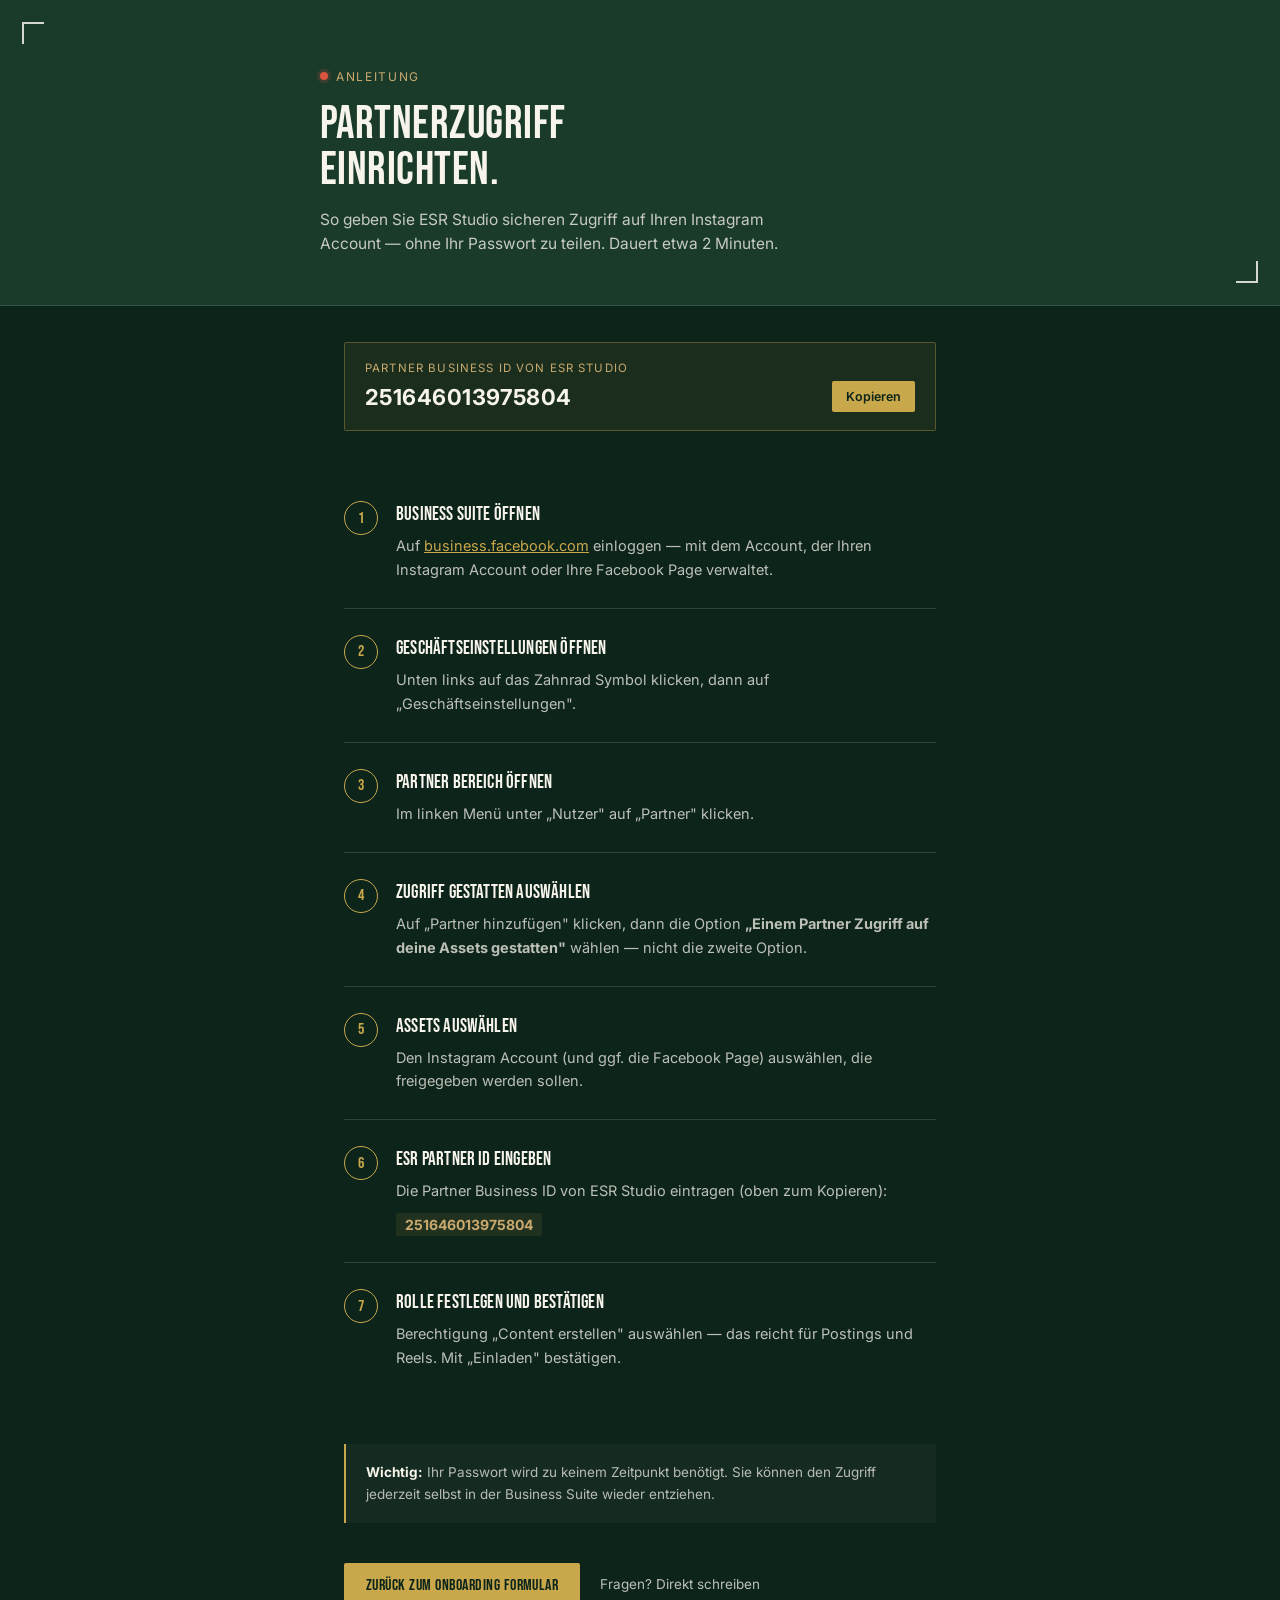
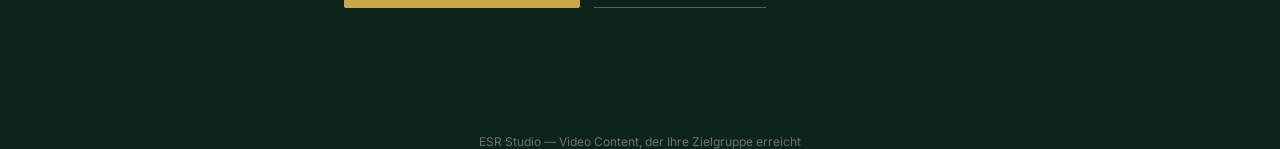
<file: kunde-onboarding-esr24/anleitung.html>
<!DOCTYPE html>
<html lang="de">
<head>
<meta charset="UTF-8">
<meta name="viewport" content="width=device-width, initial-scale=1.0">
<title>Partnerzugriff einrichten — ESR Studio</title>
<meta name="robots" content="noindex, nofollow, noarchive, nosnippet">
<meta name="googlebot" content="noindex, nofollow">
<link rel="preconnect" href="https://fonts.googleapis.com">
<link href="https://fonts.googleapis.com/css2?family=Bebas+Neue&family=Inter:wght@400;500;600;700&display=swap" rel="stylesheet">
<style>
  :root{
    --dark-green:#1A3A2A;
    --deep-pine:#0D241A;
    --gold:#C9A84C;
    --gold-soft:#C9A96E;
    --ivory:#F7F4EC;
    --line:rgba(247,244,236,0.14);
  }
  *{box-sizing:border-box;}
  html,body{margin:0;padding:0;}
  body{
    background:var(--deep-pine);
    color:var(--ivory);
    font-family:'Inter',sans-serif;
    -webkit-font-smoothing:antialiased;
  }
  a{color:var(--gold);}

  .wrap{
    max-width:640px;
    margin:0 auto;
    padding:0 24px 90px;
  }

  header.hero{
    position:relative;
    padding:64px 24px 48px;
    background:var(--dark-green);
    border-bottom:1px solid var(--line);
    overflow:hidden;
  }
  .hero-inner{
    max-width:640px;
    margin:0 auto;
    position:relative;
  }
  .rec{
    display:inline-flex;
    align-items:center;
    gap:8px;
    font-size:12px;
    letter-spacing:0.14em;
    color:var(--gold-soft);
    margin-bottom:18px;
  }
  .rec-dot{
    width:8px;height:8px;border-radius:50%;
    background:#D8543F;
    box-shadow:0 0 0 3px rgba(216,84,63,0.18);
  }
  h1{
    font-family:'Bebas Neue',sans-serif;
    font-weight:400;
    font-size:46px;
    line-height:1.0;
    letter-spacing:0.01em;
    margin:0 0 14px;
    color:var(--ivory);
  }
  .hero p{
    font-size:15.5px;
    line-height:1.6;
    color:rgba(247,244,236,0.78);
    margin:0;
    max-width:48ch;
  }

  .vf{position:absolute; width:22px; height:22px; border-color:var(--gold); opacity:0.85;}
  .vf.tl{top:22px; left:22px; border-top:2px solid; border-left:2px solid;}
  .vf.br{bottom:22px; right:22px; border-bottom:2px solid; border-right:2px solid;}

  /* ID CALLOUT */
  .id-callout{
    margin:36px 0 0;
    padding:18px 20px;
    background:rgba(201,168,76,0.08);
    border:1px solid rgba(201,168,76,0.35);
    border-radius:2px;
  }
  .id-callout .label{
    font-size:11.5px;
    letter-spacing:0.1em;
    text-transform:uppercase;
    color:var(--gold-soft);
    margin-bottom:6px;
  }
  .id-callout .value{
    font-family:'Inter',sans-serif;
    font-size:22px;
    font-weight:700;
    color:var(--ivory);
    letter-spacing:0.02em;
    user-select:all;
    display:flex;
    align-items:center;
    justify-content:space-between;
    gap:12px;
  }
  .copy-btn{
    background:var(--gold);
    color:var(--deep-pine);
    border:none;
    border-radius:2px;
    font-family:'Inter',sans-serif;
    font-size:12.5px;
    font-weight:600;
    padding:8px 14px;
    cursor:pointer;
    white-space:nowrap;
    transition:background 0.15s ease;
  }
  .copy-btn:hover{background:var(--gold-soft);}
  .copy-btn.copied{background:#7FAE8C; color:var(--deep-pine);}

  /* STEPS */
  .steps{padding:44px 0 8px;}
  .step{
    display:flex;
    gap:18px;
    padding:26px 0;
    border-bottom:1px solid var(--line);
  }
  .step:last-child{border-bottom:none;}
  .step-num{
    flex:0 0 auto;
    width:34px;
    height:34px;
    border:1px solid var(--gold);
    border-radius:50%;
    display:flex;
    align-items:center;
    justify-content:center;
    font-family:'Bebas Neue',sans-serif;
    font-size:16px;
    color:var(--gold);
  }
  .step-body h3{
    font-family:'Bebas Neue',sans-serif;
    font-weight:400;
    font-size:19px;
    letter-spacing:0.01em;
    margin:2px 0 8px;
    color:var(--ivory);
  }
  .step-body p{
    font-size:14.5px;
    line-height:1.65;
    color:rgba(247,244,236,0.75);
    margin:0;
  }
  .step-body .step-id{
    display:inline-block;
    margin-top:10px;
    font-weight:700;
    color:var(--gold-soft);
    background:rgba(201,168,76,0.1);
    padding:3px 9px;
    border-radius:2px;
    font-size:14px;
  }

  .note{
    margin-top:40px;
    padding:18px 20px;
    border-left:2px solid var(--gold);
    background:rgba(247,244,236,0.03);
    font-size:13.5px;
    line-height:1.6;
    color:rgba(247,244,236,0.72);
  }
  .note strong{color:var(--ivory);}

  .cta-row{
    margin-top:40px;
    display:flex;
    gap:14px;
    flex-wrap:wrap;
  }
  .btn-primary{
    display:inline-block;
    background:var(--gold);
    color:var(--deep-pine);
    font-family:'Bebas Neue',sans-serif;
    font-size:16px;
    letter-spacing:0.03em;
    text-decoration:none;
    padding:13px 22px;
    border-radius:2px;
    transition:background 0.15s ease;
  }
  .btn-primary:hover{background:var(--gold-soft);}
  .btn-secondary{
    display:inline-block;
    color:rgba(247,244,236,0.75);
    font-size:13.5px;
    text-decoration:none;
    padding:13px 6px;
    border-bottom:1px solid rgba(247,244,236,0.3);
  }
  .btn-secondary:hover{color:var(--ivory); border-color:var(--ivory);}

  footer{
    text-align:center;
    padding:36px 24px 0;
    font-size:12px;
    color:rgba(247,244,236,0.4);
  }

  @media (max-width:480px){
    h1{font-size:36px;}
    header.hero{padding:48px 20px 36px;}
    .id-callout .value{font-size:18px; flex-direction:column; align-items:flex-start;}
  }
</style>
</head>
<body>

<header class="hero">
  <span class="vf tl"></span>
  <span class="vf br"></span>
  <div class="hero-inner">
    <div class="rec"><span class="rec-dot"></span>ANLEITUNG</div>
    <h1>Partnerzugriff<br>einrichten.</h1>
    <p>So geben Sie ESR Studio sicheren Zugriff auf Ihren Instagram Account — ohne Ihr Passwort zu teilen. Dauert etwa 2 Minuten.</p>
  </div>
</header>

<div class="wrap">

  <div class="id-callout">
    <div class="label">Partner Business ID von ESR Studio</div>
    <div class="value">
      <span id="partner-id">251646013975804</span>
      <button class="copy-btn" id="copy-btn" type="button">Kopieren</button>
    </div>
  </div>

  <div class="steps">

    <div class="step">
      <div class="step-num">1</div>
      <div class="step-body">
        <h3>Business Suite öffnen</h3>
        <p>Auf <a href="https://business.facebook.com" target="_blank" rel="noopener">business.facebook.com</a> einloggen — mit dem Account, der Ihren Instagram Account oder Ihre Facebook Page verwaltet.</p>
      </div>
    </div>

    <div class="step">
      <div class="step-num">2</div>
      <div class="step-body">
        <h3>Geschäftseinstellungen öffnen</h3>
        <p>Unten links auf das Zahnrad Symbol klicken, dann auf „Geschäftseinstellungen".</p>
      </div>
    </div>

    <div class="step">
      <div class="step-num">3</div>
      <div class="step-body">
        <h3>Partner Bereich öffnen</h3>
        <p>Im linken Menü unter „Nutzer" auf „Partner" klicken.</p>
      </div>
    </div>

    <div class="step">
      <div class="step-num">4</div>
      <div class="step-body">
        <h3>Zugriff gestatten auswählen</h3>
        <p>Auf „Partner hinzufügen" klicken, dann die Option <strong>„Einem Partner Zugriff auf deine Assets gestatten"</strong> wählen — nicht die zweite Option.</p>
      </div>
    </div>

    <div class="step">
      <div class="step-num">5</div>
      <div class="step-body">
        <h3>Assets auswählen</h3>
        <p>Den Instagram Account (und ggf. die Facebook Page) auswählen, die freigegeben werden sollen.</p>
      </div>
    </div>

    <div class="step">
      <div class="step-num">6</div>
      <div class="step-body">
        <h3>ESR Partner ID eingeben</h3>
        <p>Die Partner Business ID von ESR Studio eintragen (oben zum Kopieren):</p>
        <span class="step-id">251646013975804</span>
      </div>
    </div>

    <div class="step">
      <div class="step-num">7</div>
      <div class="step-body">
        <h3>Rolle festlegen und bestätigen</h3>
        <p>Berechtigung „Content erstellen" auswählen — das reicht für Postings und Reels. Mit „Einladen" bestätigen.</p>
      </div>
    </div>

  </div>

  <div class="note">
    <strong>Wichtig:</strong> Ihr Passwort wird zu keinem Zeitpunkt benötigt. Sie können den Zugriff jederzeit selbst in der Business Suite wieder entziehen.
  </div>

  <div class="cta-row">
    <a href="formular" class="btn-primary">Zurück zum Onboarding Formular</a>
    <a href="mailto:info@esrstudio.de" class="btn-secondary">Fragen? Direkt schreiben</a>
  </div>

</div>

<footer>ESR Studio — Video Content, der Ihre Zielgruppe erreicht</footer>

<script>
  const copyBtn = document.getElementById('copy-btn');
  const partnerId = document.getElementById('partner-id').textContent.trim();
  copyBtn.addEventListener('click', async function(){
    try {
      await navigator.clipboard.writeText(partnerId);
      copyBtn.textContent = 'Kopiert';
      copyBtn.classList.add('copied');
      setTimeout(function(){
        copyBtn.textContent = 'Kopieren';
        copyBtn.classList.remove('copied');
      }, 2000);
    } catch (err) {
      copyBtn.textContent = 'Fehler';
    }
  });
</script>

</body>
</html>
</file>
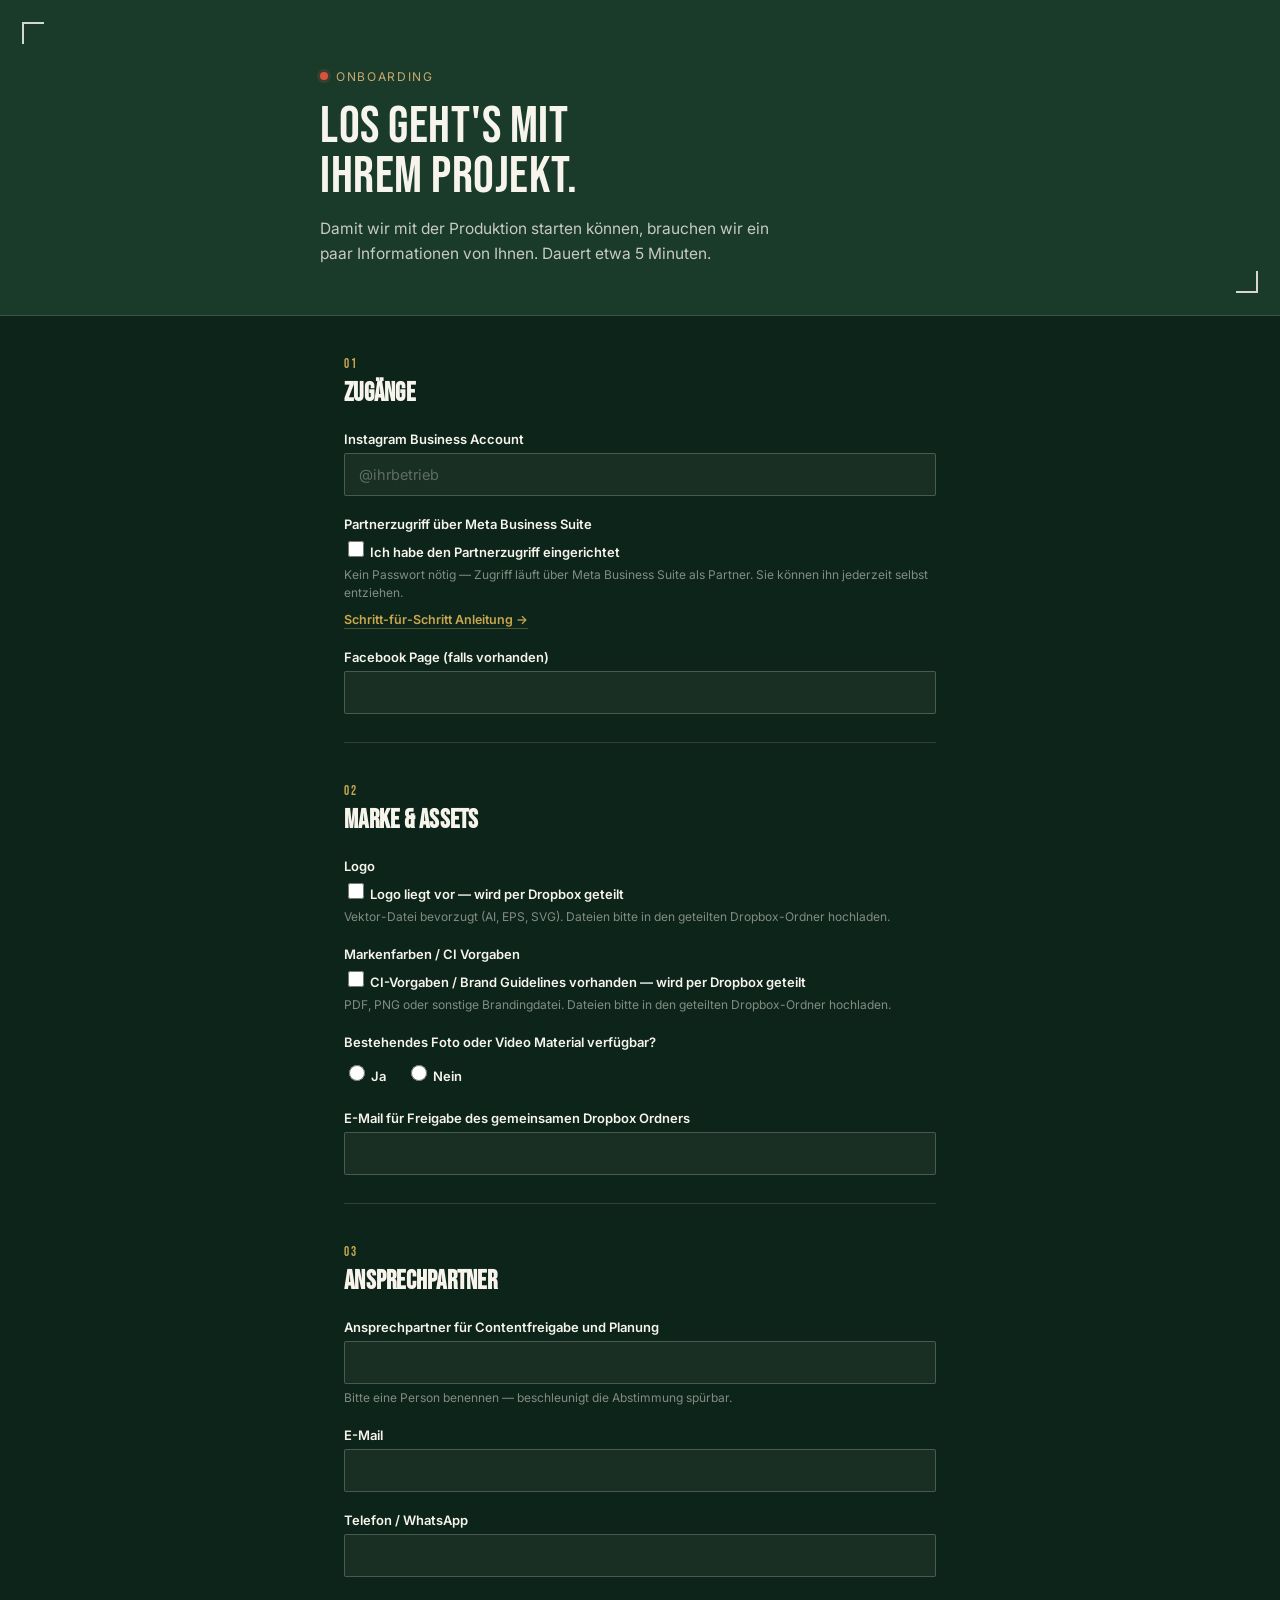
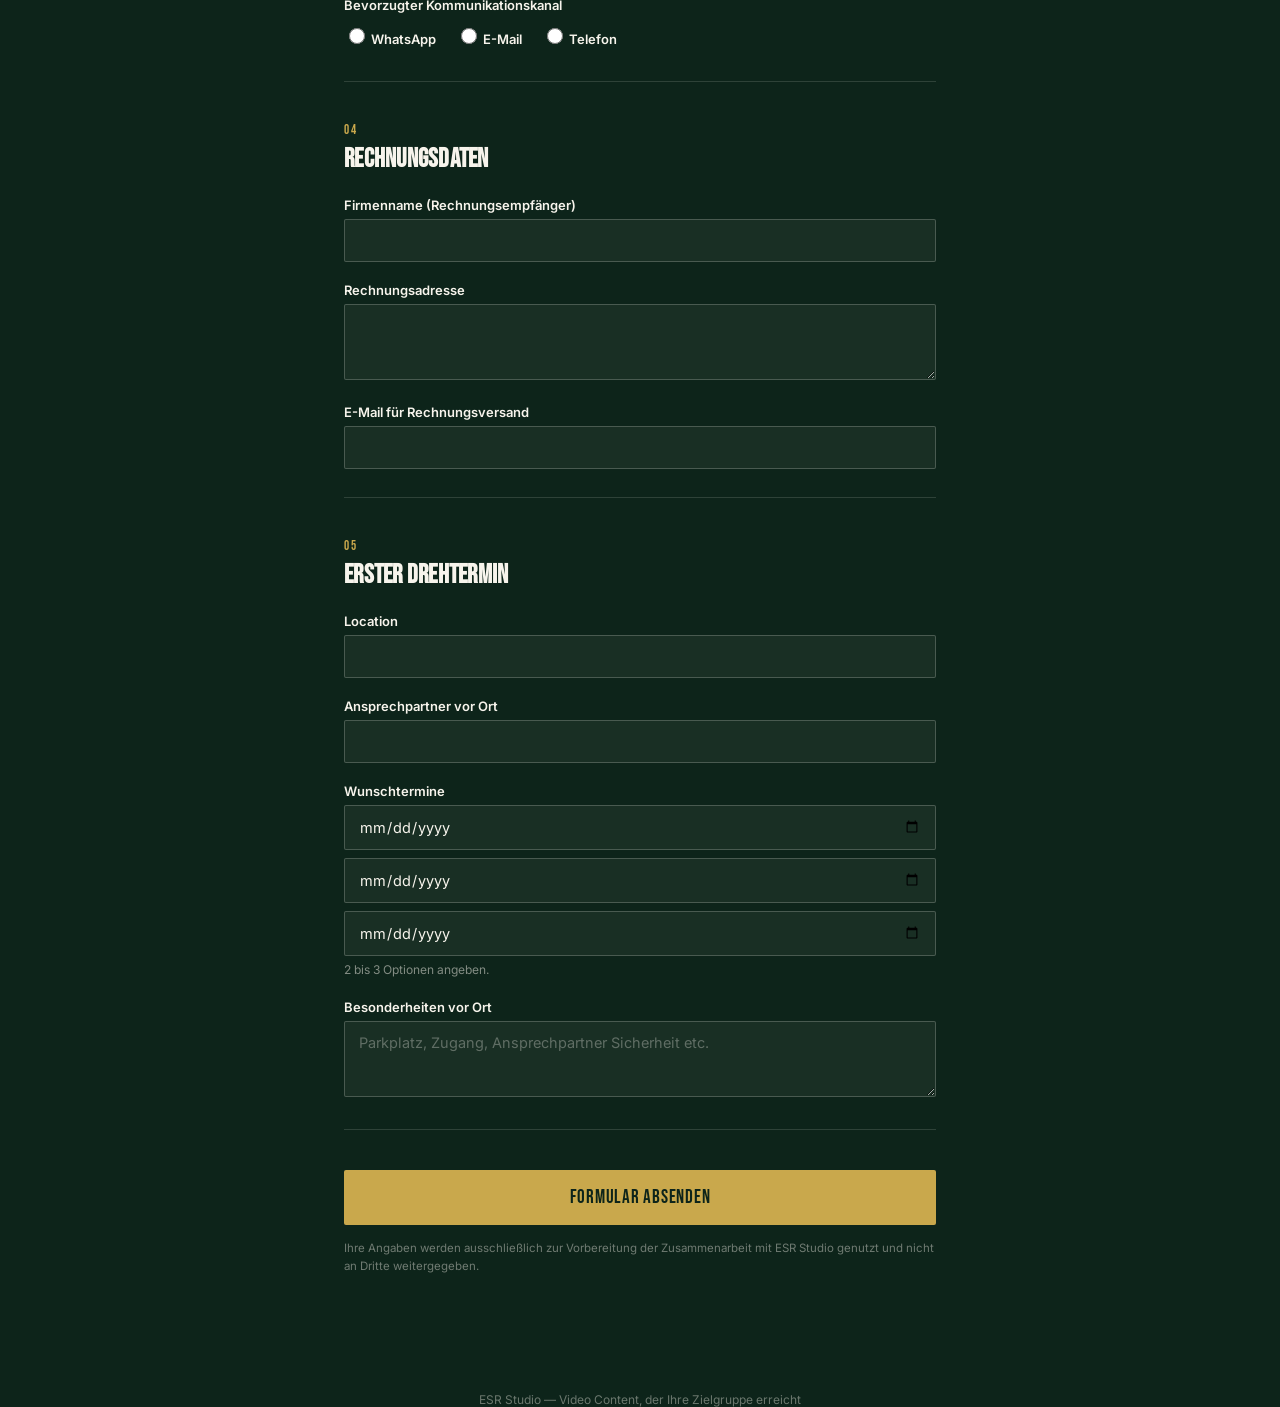
<file: kunde-onboarding-esr24/formular.html>
<!DOCTYPE html>
<html lang="de">
<head>
<meta charset="UTF-8">
<meta name="viewport" content="width=device-width, initial-scale=1.0">
<title>Onboarding — ESR Studio</title>
<meta name="robots" content="noindex, nofollow, noarchive, nosnippet">
<meta name="googlebot" content="noindex, nofollow">
<link rel="preconnect" href="https://fonts.googleapis.com">
<link href="https://fonts.googleapis.com/css2?family=Bebas+Neue&family=Inter:wght@400;500;600;700&display=swap" rel="stylesheet">
<style>
  :root{
    --dark-green:#1A3A2A;
    --deep-pine:#0D241A;
    --gold:#C9A84C;
    --gold-soft:#C9A96E;
    --ivory:#F7F4EC;
    --line:rgba(247,244,236,0.14);
  }
  *{box-sizing:border-box;}
  html,body{margin:0;padding:0;}
  body{
    background:var(--deep-pine);
    color:var(--ivory);
    font-family:'Inter',sans-serif;
    -webkit-font-smoothing:antialiased;
  }
  a{color:var(--gold);}

  .wrap{
    max-width:640px;
    margin:0 auto;
    padding:0 24px 80px;
  }

  /* HERO */
  header.hero{
    position:relative;
    padding:64px 24px 48px;
    background:var(--dark-green);
    border-bottom:1px solid var(--line);
    overflow:hidden;
  }
  .hero-inner{
    max-width:640px;
    margin:0 auto;
    position:relative;
  }
  .rec{
    display:inline-flex;
    align-items:center;
    gap:8px;
    font-size:12px;
    letter-spacing:0.14em;
    color:var(--gold-soft);
    margin-bottom:18px;
  }
  .rec-dot{
    width:8px;height:8px;border-radius:50%;
    background:#D8543F;
    box-shadow:0 0 0 3px rgba(216,84,63,0.18);
  }
  h1{
    font-family:'Bebas Neue',sans-serif;
    font-weight:400;
    font-size:52px;
    line-height:0.98;
    letter-spacing:0.01em;
    margin:0 0 14px;
    color:var(--ivory);
  }
  .hero p{
    font-size:15.5px;
    line-height:1.6;
    color:rgba(247,244,236,0.78);
    margin:0;
    max-width:46ch;
  }

  /* viewfinder corners */
  .vf{position:absolute; width:22px; height:22px; border-color:var(--gold); opacity:0.85;}
  .vf.tl{top:22px; left:22px; border-top:2px solid; border-left:2px solid;}
  .vf.br{bottom:22px; right:22px; border-bottom:2px solid; border-right:2px solid;}

  /* SECTIONS */
  .section{
    padding:40px 0 8px;
    border-bottom:1px solid var(--line);
  }
  .section:last-of-type{border-bottom:none;}
  .section-num{
    font-family:'Bebas Neue',sans-serif;
    font-size:13px;
    letter-spacing:0.12em;
    color:var(--gold);
    margin-bottom:6px;
  }
  .section-title{
    font-family:'Bebas Neue',sans-serif;
    font-size:26px;
    letter-spacing:0.01em;
    margin:0 0 22px;
    color:var(--ivory);
  }

  .field{margin-bottom:20px;}
  .field label{
    display:block;
    font-size:13px;
    font-weight:600;
    color:var(--ivory);
    margin-bottom:6px;
  }
  .field .hint{
    display:block;
    font-size:12px;
    color:rgba(247,244,236,0.5);
    margin-top:5px;
    line-height:1.5;
  }
  input[type=text],
  input[type=email],
  input[type=tel],
  input[type=date],
  textarea{
    width:100%;
    background:rgba(247,244,236,0.05);
    border:1px solid rgba(247,244,236,0.22);
    border-radius:2px;
    color:var(--ivory);
    font-family:'Inter',sans-serif;
    font-size:14.5px;
    padding:12px 14px;
    outline:none;
    transition:border-color 0.15s ease, background 0.15s ease;
  }
  input::placeholder, textarea::placeholder{color:rgba(247,244,236,0.32);}
  input:focus, textarea:focus{
    border-color:var(--gold);
    background:rgba(247,244,236,0.08);
  }
  textarea{resize:vertical; min-height:76px;}

  .guide-link{
    display:inline-block;
    margin-top:10px;
    font-size:12.5px;
    font-weight:600;
    color:var(--gold);
    text-decoration:none;
    border-bottom:1px solid rgba(201,168,76,0.35);
    padding-bottom:1px;
    transition:border-color 0.15s ease, color 0.15s ease;
  }
  .guide-link:hover{color:var(--gold-soft); border-color:var(--gold-soft);}


  fieldset{border:none; padding:0; margin:0 0 20px;}
  legend{
    font-size:13px; font-weight:600; color:var(--ivory); margin-bottom:8px; padding:0;
  }
  .radio-row{display:flex; gap:20px; margin-top:6px;}
  .radio-opt{
    display:flex; align-items:center; gap:8px; font-size:14px; color:rgba(247,244,236,0.85); cursor:pointer;
  }
  .radio-opt input{accent-color:var(--gold); width:16px; height:16px; cursor:pointer;}

  /* SUBMIT */
  .submit-wrap{padding:40px 0 0;}
  button[type=submit]{
    width:100%;
    background:var(--gold);
    color:var(--deep-pine);
    font-family:'Bebas Neue',sans-serif;
    font-size:19px;
    letter-spacing:0.04em;
    border:none;
    border-radius:2px;
    padding:16px 20px;
    cursor:pointer;
    transition:background 0.15s ease, transform 0.1s ease;
  }
  button[type=submit]:hover{background:var(--gold-soft);}
  button[type=submit]:active{transform:translateY(1px);}
  button[type=submit]:disabled{opacity:0.6; cursor:default;}

  .privacy-note{
    font-size:11.5px;
    color:rgba(247,244,236,0.42);
    margin-top:14px;
    line-height:1.6;
  }

  .status-msg{
    display:none;
    margin-top:18px;
    padding:14px 16px;
    border-radius:2px;
    font-size:13.5px;
    line-height:1.5;
  }
  .status-msg.error{
    background:rgba(216,84,63,0.12);
    border:1px solid rgba(216,84,63,0.4);
    color:#E8A79A;
  }
  .status-msg.visible{display:block;}

  /* SUCCESS STATE */
  #success{
    display:none;
    text-align:center;
    padding:120px 24px 80px;
    min-height:60vh;
  }
  #success .rec-dot{margin:0 auto 24px; width:10px; height:10px;}
  #success h2{
    font-family:'Bebas Neue',sans-serif;
    font-size:40px;
    margin:0 0 16px;
    color:var(--ivory);
  }
  #success p{
    color:rgba(247,244,236,0.72);
    font-size:15px;
    line-height:1.6;
    max-width:40ch;
    margin:0 auto;
  }

  footer{
    text-align:center;
    padding:36px 24px 0;
    font-size:12px;
    color:rgba(247,244,236,0.4);
  }

  @media (max-width:480px){
    h1{font-size:40px;}
    header.hero{padding:48px 20px 36px;}
    .radio-row{flex-direction:column; gap:10px;}
  }
</style>
</head>
<body>

<header class="hero">
  <span class="vf tl"></span>
  <span class="vf br"></span>
  <div class="hero-inner">
    <div class="rec"><span class="rec-dot"></span>ONBOARDING</div>
    <h1>Los geht's mit<br>Ihrem Projekt.</h1>
    <p>Damit wir mit der Produktion starten können, brauchen wir ein paar Informationen von Ihnen. Dauert etwa 5 Minuten.</p>
  </div>
</header>

<div class="wrap">

<form id="onboarding-form" action="https://formspree.io/f/xrpgelba" method="POST">

  <!-- 1. ZUGÄNGE -->
  <div class="section">
    <div class="section-num">01</div>
    <h2 class="section-title">Zugänge</h2>

    <div class="field">
      <label for="ig_account">Instagram Business Account</label>
      <input type="text" id="ig_account" name="Instagram Account" placeholder="@ihrbetrieb" required>
    </div>

    <div class="field">
      <label>Partnerzugriff über Meta Business Suite</label>
      <label class="radio-opt" style="margin-top:6px;">
        <input type="checkbox" name="Partnerzugriff" value="Eingerichtet" required style="accent-color:var(--gold); width:16px; height:16px; cursor:pointer;">
        Ich habe den Partnerzugriff eingerichtet
      </label>
      <span class="hint">Kein Passwort nötig — Zugriff läuft über Meta Business Suite als Partner. Sie können ihn jederzeit selbst entziehen.</span>
      <a href="anleitung" class="guide-link">Schritt-für-Schritt Anleitung →</a>
    </div>

    <div class="field">
      <label for="fb_page">Facebook Page (falls vorhanden)</label>
      <input type="text" id="fb_page" name="Facebook Page">
    </div>
  </div>

  <!-- 2. MARKE & ASSETS -->
  <div class="section">
    <div class="section-num">02</div>
    <h2 class="section-title">Marke &amp; Assets</h2>

    <div class="field">
      <label>Logo</label>
      <label class="radio-opt" style="margin-top:6px;">
        <input type="checkbox" name="Logo vorhanden" value="Ja" style="accent-color:var(--gold); width:16px; height:16px; cursor:pointer;">
        Logo liegt vor — wird per Dropbox geteilt
      </label>
      <span class="hint">Vektor-Datei bevorzugt (AI, EPS, SVG). Dateien bitte in den geteilten Dropbox-Ordner hochladen.</span>
    </div>

    <div class="field">
      <label>Markenfarben / CI Vorgaben</label>
      <label class="radio-opt" style="margin-top:6px;">
        <input type="checkbox" name="CI vorhanden" value="Ja" style="accent-color:var(--gold); width:16px; height:16px; cursor:pointer;">
        CI-Vorgaben / Brand Guidelines vorhanden — wird per Dropbox geteilt
      </label>
      <span class="hint">PDF, PNG oder sonstige Brandingdatei. Dateien bitte in den geteilten Dropbox-Ordner hochladen.</span>
    </div>

    <div class="field">
      <label>Bestehendes Foto oder Video Material verfügbar?</label>
      <fieldset>
        <div class="radio-row">
          <label class="radio-opt"><input type="radio" name="Material vorhanden" value="Ja" required> Ja</label>
          <label class="radio-opt"><input type="radio" name="Material vorhanden" value="Nein"> Nein</label>
        </div>
      </fieldset>
    </div>

    <div class="field">
      <label for="drive_mail">E-Mail für Freigabe des gemeinsamen Dropbox Ordners</label>
      <input type="email" id="drive_mail" name="Dropbox E-Mail" required>
    </div>
  </div>

  <!-- 3. ANSPRECHPARTNER -->
  <div class="section">
    <div class="section-num">03</div>
    <h2 class="section-title">Ansprechpartner</h2>

    <div class="field">
      <label for="contact_name">Ansprechpartner für Contentfreigabe und Planung</label>
      <input type="text" id="contact_name" name="Ansprechpartner Name" required>
      <span class="hint">Bitte eine Person benennen — beschleunigt die Abstimmung spürbar.</span>
    </div>

    <div class="field">
      <label for="contact_mail">E-Mail</label>
      <input type="email" id="contact_mail" name="Ansprechpartner E-Mail" required>
    </div>

    <div class="field">
      <label for="contact_phone">Telefon / WhatsApp</label>
      <input type="tel" id="contact_phone" name="Ansprechpartner Telefon" required>
    </div>

    <div class="field">
      <label>Bevorzugter Kommunikationskanal</label>
      <fieldset>
        <div class="radio-row">
          <label class="radio-opt"><input type="radio" name="Kommunikationskanal" value="WhatsApp" required> WhatsApp</label>
          <label class="radio-opt"><input type="radio" name="Kommunikationskanal" value="E-Mail"> E-Mail</label>
          <label class="radio-opt"><input type="radio" name="Kommunikationskanal" value="Telefon"> Telefon</label>
        </div>
      </fieldset>
    </div>
  </div>

  <!-- 4. RECHNUNGSDATEN -->
  <div class="section">
    <div class="section-num">04</div>
    <h2 class="section-title">Rechnungsdaten</h2>

    <div class="field">
      <label for="company_name">Firmenname (Rechnungsempfänger)</label>
      <input type="text" id="company_name" name="Firmenname" required>
    </div>

    <div class="field">
      <label for="company_address">Rechnungsadresse</label>
      <textarea id="company_address" name="Rechnungsadresse" required></textarea>
    </div>

    <div class="field">
      <label for="invoice_mail">E-Mail für Rechnungsversand</label>
      <input type="email" id="invoice_mail" name="Rechnungs E-Mail" required>
    </div>
  </div>

  <!-- 5. ERSTER DREHTERMIN -->
  <div class="section">
    <div class="section-num">05</div>
    <h2 class="section-title">Erster Drehtermin</h2>

    <div class="field">
      <label for="location">Location</label>
      <input type="text" id="location" name="Location" required>
    </div>

    <div class="field">
      <label for="onsite_contact">Ansprechpartner vor Ort</label>
      <input type="text" id="onsite_contact" name="Ansprechpartner vor Ort">
    </div>

    <div class="field">
      <label>Wunschtermine</label>
      <input type="date" name="Wunschtermin 1" style="margin-bottom:8px;" required>
      <input type="date" name="Wunschtermin 2" style="margin-bottom:8px;">
      <input type="date" name="Wunschtermin 3">
      <span class="hint">2 bis 3 Optionen angeben.</span>
    </div>

    <div class="field">
      <label for="notes">Besonderheiten vor Ort</label>
      <textarea id="notes" name="Besonderheiten" placeholder="Parkplatz, Zugang, Ansprechpartner Sicherheit etc."></textarea>
    </div>
  </div>

  <div class="submit-wrap">
    <button type="submit" id="submit-btn">Formular absenden</button>
    <div class="privacy-note">Ihre Angaben werden ausschließlich zur Vorbereitung der Zusammenarbeit mit ESR Studio genutzt und nicht an Dritte weitergegeben.</div>
    <div class="status-msg error" id="error-msg" style="display:none;">Beim Senden ist etwas schiefgelaufen. Bitte versuchen Sie es erneut oder schreiben Sie direkt an <a href="mailto:info@esrstudio.de">info@esrstudio.de</a>.</div>
  </div>

</form>

</div>

<div id="success">
  <span class="rec-dot" style="display:block; background:var(--gold); box-shadow:none;"></span>
  <h2>Angekommen.</h2>
  <p>Danke für die Angaben. Wir melden uns zur Bestätigung des Drehtermins und der nächsten Schritte.</p>
</div>

<footer>ESR Studio — Video Content, der Ihre Zielgruppe erreicht</footer>

<script>
  const form = document.getElementById('onboarding-form');
  const btn = document.getElementById('submit-btn');
  const errorMsg = document.getElementById('error-msg');
  const success = document.getElementById('success');

  form.addEventListener('submit', async function(e){
    e.preventDefault();
    errorMsg.style.display = 'none';
    btn.disabled = true;
    btn.textContent = 'Wird gesendet…';

    try {
      const response = await fetch(form.action, {
        method: 'POST',
        body: new FormData(form),
        headers: { 'Accept': 'application/json' }
      });

      if (response.ok) {
        document.querySelector('.wrap').style.display = 'none';
        document.querySelector('header.hero').style.display = 'none';
        success.style.display = 'block';
        window.scrollTo(0, 0);
      } else {
        const data = await response.json().catch(function(){ return {}; });
        console.error('Formspree error', response.status, data);
        throw new Error('Submit failed: ' + response.status);
      }
    } catch (err) {
      console.error('Form submission error:', err);
      errorMsg.style.display = 'block';
      btn.disabled = false;
      btn.textContent = 'Formular absenden';
    }
  });
</script>

</body>
</html>
</file>
<file: css/fonts.css>
/* Space Grotesk — latin-ext */
@font-face {
  font-family: 'Space Grotesk';
  font-style: normal;
  font-weight: 400 700;
  font-display: swap;
  src: url('../fonts/space-grotesk-latin-ext.woff2') format('woff2');
  unicode-range: U+0100-02BA, U+02BD-02C5, U+02C7-02CC, U+02CE-02D7, U+02DD-02FF, U+0304, U+0308, U+0329, U+1D00-1DBF, U+1E00-1E9F, U+1EF2-1EFF, U+2020, U+20A0-20AB, U+20AD-20C0, U+2113, U+2C60-2C7F, U+A720-A7FF;
}
/* Space Grotesk — latin */
@font-face {
  font-family: 'Space Grotesk';
  font-style: normal;
  font-weight: 400 700;
  font-display: swap;
  src: url('../fonts/space-grotesk-latin.woff2') format('woff2');
  unicode-range: U+0000-00FF, U+0131, U+0152-0153, U+02BB-02BC, U+02C6, U+02DA, U+02DC, U+0304, U+0308, U+0329, U+2000-206F, U+20AC, U+2122, U+2191, U+2193, U+2212, U+2215, U+FEFF, U+FFFD;
}

/* Inter — latin-ext */
@font-face {
  font-family: 'Inter';
  font-style: normal;
  font-weight: 300 500;
  font-display: swap;
  src: url('../fonts/inter-latin-ext.woff2') format('woff2');
  unicode-range: U+0100-02BA, U+02BD-02C5, U+02C7-02CC, U+02CE-02D7, U+02DD-02FF, U+0304, U+0308, U+0329, U+1D00-1DBF, U+1E00-1E9F, U+1EF2-1EFF, U+2020, U+20A0-20AB, U+20AD-20C0, U+2113, U+2C60-2C7F, U+A720-A7FF;
}
/* Inter — latin */
@font-face {
  font-family: 'Inter';
  font-style: normal;
  font-weight: 300 500;
  font-display: swap;
  src: url('../fonts/inter-latin.woff2') format('woff2');
  unicode-range: U+0000-00FF, U+0131, U+0152-0153, U+02BB-02BC, U+02C6, U+02DA, U+02DC, U+0304, U+0308, U+0329, U+2000-206F, U+20AC, U+2122, U+2191, U+2193, U+2212, U+2215, U+FEFF, U+FFFD;
}

/* Manrope — latin-ext */
@font-face {
  font-family: 'Manrope';
  font-style: normal;
  font-weight: 400 700;
  font-display: swap;
  src: url('../fonts/manrope-latin-ext.woff2') format('woff2');
  unicode-range: U+0100-02BA, U+02BD-02C5, U+02C7-02CC, U+02CE-02D7, U+02DD-02FF, U+0304, U+0308, U+0329, U+1D00-1DBF, U+1E00-1E9F, U+1EF2-1EFF, U+2020, U+20A0-20AB, U+20AD-20C0, U+2113, U+2C60-2C7F, U+A720-A7FF;
}
/* Manrope — latin */
@font-face {
  font-family: 'Manrope';
  font-style: normal;
  font-weight: 400 700;
  font-display: swap;
  src: url('../fonts/manrope-latin.woff2') format('woff2');
  unicode-range: U+0000-00FF, U+0131, U+0152-0153, U+02BB-02BC, U+02C6, U+02DA, U+02DC, U+0304, U+0308, U+0329, U+2000-206F, U+20AC, U+2122, U+2191, U+2193, U+2212, U+2215, U+FEFF, U+FFFD;
}
</file>
<file: css/styles.css>
/* ===========================
   ESR Studio — Website Styles
   =========================== */

/* ===========================
   Custom Properties
   =========================== */
:root {
  --pine:         #1A3A2A;
  --deep-pine:    #0D241A;
  --gold:         #C9A84C;
  --antique-gold: #9E7D2E;
  --ivory:        #F7F4EC;
  --mist-green:   #DDE6DD;
  --graphite:     #5F675F;
  --white:        #FFFFFF;

  --font-headline: 'Space Grotesk', Arial, sans-serif;
  --font-body:     'Inter', Arial, sans-serif;
  --font-ui:       'Manrope', Arial, sans-serif;

  --max-width:     1200px;
  --gutter:        clamp(24px, 5vw, 72px);
  --section-gap:   clamp(80px, 10vw, 140px);
  --nav-height:    76px;

  --ease:     cubic-bezier(0.25, 0.46, 0.45, 0.94);
  --duration: 0.4s;
}

/* ===========================
   Reset & Base
   =========================== */
*, *::before, *::after {
  box-sizing: border-box;
  margin: 0;
  padding: 0;
}

html {
  scroll-behavior: smooth;
  -webkit-font-smoothing: antialiased;
  -moz-osx-font-smoothing: grayscale;
}

body {
  font-family: var(--font-body);
  font-size: 16px;
  line-height: 1.6;
  color: var(--pine);
  background-color: var(--ivory);
}

img { display: block; max-width: 100%; }
a   { text-decoration: none; color: inherit; }
ul  { list-style: none; }

/* ===========================
   Typography
   =========================== */
h1, h2, h3, h4 {
  font-family: var(--font-headline);
  font-weight: 700;
  line-height: 1.08;
  letter-spacing: -0.025em;
}

h1 { font-size: clamp(2.6rem, 5.5vw, 5rem); }
h2 { font-size: clamp(2rem,   3.5vw, 3.2rem); }
h3 { font-size: clamp(1.2rem, 2vw,   1.625rem); }

p {
  color: var(--graphite);
  line-height: 1.72;
}

/* ===========================
   Layout
   =========================== */
.container {
  width: 100%;
  max-width: var(--max-width);
  margin: 0 auto;
  padding: 0 var(--gutter);
}

.section {
  padding: var(--section-gap) 0;
}

/* ===========================
   Viewfinder Corner Helper
   =========================== */
.vf-corners {
  position: absolute;
  inset: 0;
  pointer-events: none;
  z-index: 1;
}

.vf-corners::before,
.vf-corners::after {
  content: '';
  position: absolute;
  width: 36px;
  height: 36px;
}

/* 4-corner trick via box-shadow on a single el */
.vf-corners-el {
  position: absolute;
  inset: 28px;
  pointer-events: none;
  z-index: 1;
}

.vf-corners-el--white {
  background:
    linear-gradient(rgba(255,255,255,.18), rgba(255,255,255,.18)) top    left  / 36px 1px  no-repeat,
    linear-gradient(rgba(255,255,255,.18), rgba(255,255,255,.18)) top    left  / 1px  36px no-repeat,
    linear-gradient(rgba(255,255,255,.18), rgba(255,255,255,.18)) top    right / 36px 1px  no-repeat,
    linear-gradient(rgba(255,255,255,.18), rgba(255,255,255,.18)) top    right / 1px  36px no-repeat,
    linear-gradient(rgba(255,255,255,.18), rgba(255,255,255,.18)) bottom left  / 36px 1px  no-repeat,
    linear-gradient(rgba(255,255,255,.18), rgba(255,255,255,.18)) bottom left  / 1px  36px no-repeat,
    linear-gradient(rgba(255,255,255,.18), rgba(255,255,255,.18)) bottom right / 36px 1px  no-repeat,
    linear-gradient(rgba(255,255,255,.18), rgba(255,255,255,.18)) bottom right / 1px  36px no-repeat;
}

.vf-corners-el--pine {
  background:
    linear-gradient(rgba(26,58,42,.15), rgba(26,58,42,.15)) top    left  / 28px 1px  no-repeat,
    linear-gradient(rgba(26,58,42,.15), rgba(26,58,42,.15)) top    left  / 1px  28px no-repeat,
    linear-gradient(rgba(26,58,42,.15), rgba(26,58,42,.15)) top    right / 28px 1px  no-repeat,
    linear-gradient(rgba(26,58,42,.15), rgba(26,58,42,.15)) top    right / 1px  28px no-repeat,
    linear-gradient(rgba(26,58,42,.15), rgba(26,58,42,.15)) bottom left  / 28px 1px  no-repeat,
    linear-gradient(rgba(26,58,42,.15), rgba(26,58,42,.15)) bottom left  / 1px  28px no-repeat,
    linear-gradient(rgba(26,58,42,.15), rgba(26,58,42,.15)) bottom right / 28px 1px  no-repeat,
    linear-gradient(rgba(26,58,42,.15), rgba(26,58,42,.15)) bottom right / 1px  28px no-repeat;
}

/* ===========================
   Gold Dot
   =========================== */
.gold-dot {
  display: inline-block;
  width: 7px;
  height: 7px;
  border-radius: 50%;
  background: radial-gradient(circle at 35% 35%, #EDD47A, #C9A84C 55%, #8A6A20);
  flex-shrink: 0;
}

/* ===========================
   Buttons
   =========================== */
.btn {
  display: inline-flex;
  align-items: center;
  gap: 8px;
  font-family: var(--font-ui);
  font-size: 13px;
  font-weight: 600;
  letter-spacing: 0.07em;
  text-transform: uppercase;
  padding: 14px 28px;
  border-radius: 3px;
  transition: background var(--duration) var(--ease),
              color var(--duration) var(--ease),
              border-color var(--duration) var(--ease);
  cursor: pointer;
  border: 1px solid transparent;
  line-height: 1;
}

/* Primary — dark background version */
.btn--primary {
  background: var(--pine);
  color: var(--white);
  border-color: var(--pine);
}
.btn--primary:hover {
  background: var(--deep-pine);
  border-color: var(--deep-pine);
}
.btn--primary .gold-dot { margin-left: 4px; }

/* Outline on dark bg */
.btn--outline {
  background: transparent;
  color: rgba(255,255,255,.85);
  border-color: rgba(255,255,255,.32);
}
.btn--outline:hover {
  border-color: var(--gold);
  color: var(--gold);
}

/* Outline on light bg */
.btn--outline-dark {
  background: transparent;
  color: var(--pine);
  border-color: rgba(26,58,42,.3);
}
.btn--outline-dark:hover {
  border-color: var(--antique-gold);
  color: var(--antique-gold);
}

/* ===========================
   Navigation
   =========================== */
.nav {
  position: fixed;
  top: 0;
  left: 0;
  right: 0;
  z-index: 100;
  height: var(--nav-height);
  transition: background var(--duration) var(--ease),
              box-shadow var(--duration) var(--ease);
}

.nav--transparent { background: transparent; }

.nav--solid {
  background: rgba(13,36,26,.97);
  backdrop-filter: blur(12px);
  -webkit-backdrop-filter: blur(12px);
  box-shadow: 0 1px 0 rgba(0,0,0,.25);
}

.nav__inner {
  display: flex;
  align-items: center;
  justify-content: space-between;
  height: 100%;
  max-width: var(--max-width);
  margin: 0 auto;
  padding: 0 var(--gutter);
}

/* Logo switching */
.nav__logo-link {
  display: flex;
  align-items: center;
  height: 72px;
  flex-shrink: 0;
}

.nav__logo-link img {
  height: 100%;
  width: auto;
  object-fit: contain;
  display: block;
}

.logo { display: block; }

/* Nav links */
.nav__links {
  display: flex;
  align-items: center;
  gap: 40px;
}

.nav__link {
  font-family: var(--font-ui);
  font-size: 14px;
  font-weight: 500;
  letter-spacing: 0.04em;
  color: rgba(255,255,255,.8);
  position: relative;
  transition: color var(--duration) var(--ease);
}

.nav__link::after {
  content: '';
  position: absolute;
  bottom: -3px;
  left: 0;
  width: 0;
  height: 1px;
  background: var(--gold);
  transition: width var(--duration) var(--ease);
}

.nav__link:hover::after,
.nav__link.active::after { width: 100%; }

.nav__link:hover { color: var(--white); }

/* Nav CTA */
.nav__cta {
  font-family: var(--font-ui);
  font-size: 12px;
  font-weight: 600;
  letter-spacing: 0.07em;
  text-transform: uppercase;
  padding: 10px 18px;
  border-radius: 3px;
  border: 1px solid transparent;
  transition: all var(--duration) var(--ease);
}

.nav__cta {
  border-color: rgba(255,255,255,.3);
  color: rgba(255,255,255,.85);
}
.nav__cta:hover {
  border-color: var(--gold);
  color: var(--gold);
}

/* Mobile toggle */
.nav__toggle {
  display: none;
  flex-direction: column;
  align-items: center;
  justify-content: center;
  gap: 5px;
  /* 44×44 Tippfläche, das Symbol bleibt optisch am rechten Rand */
  width: 44px;
  height: 44px;
  margin-right: -11px;
  cursor: pointer;
  padding: 0;
  background: none;
  border: none;
  -webkit-tap-highlight-color: transparent;
}

.nav__toggle span {
  display: block;
  width: 22px;
  height: 1.5px;
  background: rgba(255,255,255,.85);
  transition: all .3s;
}

/* Mobile full-screen menu */
.nav__mobile {
  display: none;
  position: fixed;
  inset: 0;
  background: var(--deep-pine);
  z-index: 200;
  flex-direction: column;
  align-items: center;
  justify-content: center;
  gap: 36px;
  overflow: hidden;
}

.nav__mobile.open { display: flex; }

.nav__mobile::before {
  content: '';
  position: absolute;
  inset: 24px;
  background:
    linear-gradient(rgba(255,255,255,.06), rgba(255,255,255,.06)) top    left  / 32px 1px  no-repeat,
    linear-gradient(rgba(255,255,255,.06), rgba(255,255,255,.06)) top    left  / 1px  32px no-repeat,
    linear-gradient(rgba(255,255,255,.06), rgba(255,255,255,.06)) top    right / 32px 1px  no-repeat,
    linear-gradient(rgba(255,255,255,.06), rgba(255,255,255,.06)) top    right / 1px  32px no-repeat,
    linear-gradient(rgba(255,255,255,.06), rgba(255,255,255,.06)) bottom left  / 32px 1px  no-repeat,
    linear-gradient(rgba(255,255,255,.06), rgba(255,255,255,.06)) bottom left  / 1px  32px no-repeat,
    linear-gradient(rgba(255,255,255,.06), rgba(255,255,255,.06)) bottom right / 32px 1px  no-repeat,
    linear-gradient(rgba(255,255,255,.06), rgba(255,255,255,.06)) bottom right / 1px  32px no-repeat;
  pointer-events: none;
}

.nav__mobile-link {
  font-family: var(--font-headline);
  font-size: clamp(2rem, 5vw, 3rem);
  font-weight: 700;
  color: var(--white);
  letter-spacing: -0.02em;
  transition: color .3s;
  position: relative;
  z-index: 1;
}
.nav__mobile-link:hover { color: var(--gold); }

.nav__mobile-close {
  position: absolute;
  top: 12px;
  right: calc(var(--gutter) - 12px);
  /* 44×44 Tippfläche */
  display: grid;
  place-items: center;
  width: 44px;
  height: 44px;
  padding: 0;
  background: none;
  border: none;
  color: rgba(255,255,255,.5);
  font-size: 20px;
  cursor: pointer;
  z-index: 201;
  transition: color .3s;
  line-height: 1;
}
.nav__mobile-close:hover { color: var(--white); }

/* ===========================
   Hero Section
   =========================== */
.hero {
  min-height: 100svh;
  background-color: var(--deep-pine);
  display: flex;
  align-items: center;
  position: relative;
  overflow: hidden;
}

.hero__video {
  position: absolute;
  inset: 0;
  width: 100%;
  height: 100%;
  z-index: 0;
  opacity: .45;
  overflow: hidden;
}

.hero__video video {
  position: absolute;
  top: 0;
  left: 0;
  width: 100%;
  height: 100%;
  object-fit: cover;
  pointer-events: none;
}

.hero__grain {
  position: absolute;
  inset: 0;
  background-image: url("data:image/svg+xml,%3Csvg xmlns='http://www.w3.org/2000/svg' width='400' height='400'%3E%3Cfilter id='n'%3E%3CfeTurbulence type='fractalNoise' baseFrequency='0.75' numOctaves='4' stitchTiles='stitch'/%3E%3C/filter%3E%3Crect width='400' height='400' filter='url(%23n)' opacity='1'/%3E%3C/svg%3E");
  opacity: .025;
  pointer-events: none;
}

.hero__glow {
  position: absolute;
  inset: 0;
  background:
    radial-gradient(ellipse 70% 60% at 75% 25%, rgba(26,58,42,.7) 0%, transparent 70%),
    radial-gradient(ellipse 50% 40% at 10% 85%, rgba(201,168,76,.04) 0%, transparent 60%);
  pointer-events: none;
}

.hero__content {
  position: relative;
  z-index: 2;
  max-width: 800px;
  padding-top: var(--nav-height);
}

.hero__eyebrow {
  display: inline-flex;
  align-items: center;
  gap: 10px;
  font-family: var(--font-ui);
  font-size: 11px;
  font-weight: 700;
  letter-spacing: .13em;
  text-transform: uppercase;
  color: var(--gold);
  margin-bottom: 36px;
}

.hero h1 {
  color: var(--white);
  margin-bottom: 28px;
  line-height: 1.06;
}

.hero__sub {
  font-size: clamp(.95rem, 1.5vw, 1.125rem);
  color: rgba(255,255,255,.58);
  max-width: 540px;
  margin-bottom: 52px;
  line-height: 1.72;
}

.hero__cta {
  display: flex;
  flex-wrap: wrap;
  gap: 14px;
}

.hero__scroll {
  position: absolute;
  bottom: 44px;
  left: 50%;
  transform: translateX(-50%);
  z-index: 2;
  display: flex;
  flex-direction: column;
  align-items: center;
  gap: 10px;
  opacity: .35;
  transition: opacity .3s;
}
.hero__scroll:hover { opacity: .7; }

.hero__scroll-track {
  width: 1px;
  height: 52px;
  background: linear-gradient(to bottom, rgba(255,255,255,0), rgba(255,255,255,.6));
  animation: scrollPulse 2.2s ease-in-out infinite;
}

.hero__scroll-label {
  font-family: var(--font-ui);
  font-size: 9px;
  letter-spacing: .18em;
  text-transform: uppercase;
  color: rgba(255,255,255,.5);
}

@keyframes scrollPulse {
  0%, 100% { opacity: .3; transform: scaleY(1.0) translateY(0); }
  60%       { opacity: .9; transform: scaleY(.85) translateY(4px); }
}

/* ===========================
   Section Labels
   =========================== */
.section-label {
  display: inline-flex;
  align-items: center;
  gap: 9px;
  font-family: var(--font-ui);
  font-size: 10px;
  font-weight: 700;
  letter-spacing: .14em;
  text-transform: uppercase;
  color: var(--graphite);
  margin-bottom: 16px;
}

.section-label--light {
  color: rgba(255,255,255,.4);
}

.section-label--gold { color: var(--gold); }

/* ===========================
   Values / Process Preview
   =========================== */
.values {
  background: var(--ivory);
}

.values__head {
  margin-bottom: 64px;
}

.values__grid {
  display: grid;
  grid-template-columns: repeat(2, 1fr);
  border: 1px solid rgba(26,58,42,.09);
  border-radius: 6px;
  overflow: hidden;
  background: rgba(26,58,42,.06);
  gap: 1px;
}

.value-card {
  background: var(--white);
  padding: 52px 40px;
  transition: background var(--duration) var(--ease);
}
.value-card:hover { background: var(--mist-green); }

.value-card__num {
  font-family: var(--font-ui);
  font-size: 10px;
  font-weight: 700;
  letter-spacing: .1em;
  color: var(--gold);
  margin-bottom: 28px;
  display: flex;
  align-items: center;
  gap: 10px;
}
.value-card__num::before {
  content: '';
  display: inline-block;
  width: 24px;
  height: 1px;
  background: var(--gold);
}

.value-card h3 {
  color: var(--pine);
  margin-bottom: 14px;
}

.value-card p {
  font-size: .9375rem;
  line-height: 1.68;
}

/* ===========================
   Work Grid
   =========================== */
.work-section { background: var(--mist-green); }

.section-header {
  display: flex;
  align-items: flex-end;
  justify-content: space-between;
  margin-bottom: 56px;
  gap: 20px;
}

.section-header__left h2 { margin-bottom: 0; }

.work-grid {
  display: grid;
  grid-template-columns: repeat(2, 1fr);
  gap: 3px;
  background: rgba(13,36,26,.25);
  border-radius: 6px;
  overflow: hidden;
}

.work-grid .work-card:first-child {
  grid-column: 1 / -1;
  aspect-ratio: 21 / 9;
}

/* Full grid on work.html */
.work-grid--full {
  grid-template-columns: repeat(2, 1fr);
}
.work-grid--full .work-card:first-child {
  grid-column: 1 / -1;
  aspect-ratio: 21 / 9;
}

.work-card {
  position: relative;
  overflow: hidden;
  aspect-ratio: 16 / 10;
  cursor: pointer;
  background: var(--deep-pine);
}

.work-card__placeholder {
  width: 100%;
  height: 100%;
  background: linear-gradient(135deg, var(--pine) 0%, var(--deep-pine) 100%);
  transition: transform .8s var(--ease);
  display: flex;
  align-items: center;
  justify-content: center;
}

.work-card:hover .work-card__placeholder { transform: scale(1.04); }

.work-card__img {
  position: absolute;
  inset: 0;
  width: 100%;
  height: 100%;
  object-fit: cover;
  transition: transform .8s var(--ease);
  display: block;
}
.work-card:hover .work-card__img { transform: scale(1.04); }

.work-card__video {
  position: absolute;
  inset: 0;
  width: 100%;
  height: 100%;
  overflow: hidden;
  transition: transform .8s var(--ease);
}
.work-card:hover .work-card__video { transform: scale(1.04); }
.work-card__video video {
  position: absolute;
  top: 0;
  left: 0;
  width: 100%;
  height: 100%;
  object-fit: cover;
  pointer-events: none;
}

.work-card--portrait {
  aspect-ratio: 9 / 16;
}

.work-card__placeholder-bg {
  position: absolute;
  inset: 0;
  background: #0d1a13;
  border: 1px dashed rgba(201,168,76,.25);
  display: flex;
  flex-direction: column;
  align-items: center;
  justify-content: center;
  gap: 12px;
  color: rgba(201,168,76,.5);
  font-size: .75rem;
  letter-spacing: .12em;
  text-transform: uppercase;
}

.work-card__play {
  width: 52px;
  height: 52px;
  border: 1px solid rgba(201,168,76,.35);
  border-radius: 50%;
  display: flex;
  align-items: center;
  justify-content: center;
  opacity: .45;
  transition: opacity .4s, transform .4s;
}
.work-card:hover .work-card__play {
  opacity: .9;
  transform: scale(1.08);
}

/* Touch play button — injected by JS on touch devices, visible on all screen sizes */
.work-card__play-touch {
  position: absolute;
  top: 50%;
  left: 50%;
  transform: translate(-50%, -50%);
  width: 68px;
  height: 68px;
  border-radius: 50%;
  background: rgba(13,36,26,.45);
  border: 2px solid rgba(201,168,76,.85);
  display: flex;
  align-items: center;
  justify-content: center;
  z-index: 4;
  pointer-events: none;
  transition: opacity .35s, transform .35s;
  animation: tap-pulse 2.4s ease-in-out infinite;
}
@keyframes tap-pulse {
  0%, 100% { box-shadow: 0 0 0 0 rgba(201,168,76,.45); }
  55%       { box-shadow: 0 0 0 14px rgba(201,168,76,0); }
}
.work-card--active .work-card__play-touch {
  opacity: 0;
  transform: translate(-50%, -50%) scale(.8);
}
.work-card__sound-btn {
  position: absolute;
  top: 14px;
  right: 14px;
  width: 34px;
  height: 34px;
  border-radius: 50%;
  background: rgba(13,36,26,.55);
  border: 1.5px solid rgba(201,168,76,.7);
  display: flex;
  align-items: center;
  justify-content: center;
  z-index: 6;
  cursor: pointer;
  opacity: 0;
  transition: opacity .25s, background .2s;
  backdrop-filter: blur(6px);
  -webkit-backdrop-filter: blur(6px);
  padding: 0;
  outline: none;
}
.work-card:hover .work-card__sound-btn,
.work-card--active .work-card__sound-btn {
  opacity: 1;
}
.work-card__sound-btn:hover {
  background: rgba(13,36,26,.8);
}
.work-card__sound-btn svg { display: block; }

.work-card__overlay {
  position: absolute;
  inset: 0;
  background: linear-gradient(to top, rgba(13,36,26,.92) 0%, rgba(13,36,26,.18) 55%, transparent 100%);
  display: flex;
  flex-direction: column;
  justify-content: flex-end;
  padding: 32px;
  transition: background .4s;
}
.work-card:hover .work-card__overlay {
  background: linear-gradient(to top, rgba(13,36,26,.96) 0%, rgba(13,36,26,.3) 60%, transparent 100%);
}

.work-card__cat {
  font-family: var(--font-ui);
  font-size: 10px;
  font-weight: 700;
  letter-spacing: .13em;
  text-transform: uppercase;
  color: var(--gold);
  margin-bottom: 8px;
}

.work-card__title {
  font-family: var(--font-headline);
  font-size: clamp(1.1rem, 2vw, 1.5rem);
  font-weight: 700;
  color: var(--white);
  letter-spacing: -.01em;
  margin-bottom: 10px;
  line-height: 1.15;
}

.work-card__desc {
  font-size: .825rem;
  color: rgba(255,255,255,.5);
  margin-bottom: 12px;
  line-height: 1.55;
  max-width: 420px;
  display: none;
}

.work-card:hover .work-card__desc { display: block; }

.work-card__meta {
  display: flex;
  align-items: center;
  gap: 0;
  font-family: var(--font-ui);
  font-size: 11px;
  color: rgba(255,255,255,.38);
}

.work-card__meta span { margin-left: 12px; }
.work-card__meta span:first-child { margin-left: 0; }
.work-card__meta span + span::before {
  content: '·';
  margin-right: 12px;
}

/* ===========================
   CTA Banner
   =========================== */
.cta-banner {
  background: var(--pine);
  position: relative;
  overflow: hidden;
  text-align: center;
}

.cta-banner::before {
  content: '';
  position: absolute;
  inset: 24px;
  background:
    linear-gradient(rgba(255,255,255,.07), rgba(255,255,255,.07)) top    left  / 40px 1px  no-repeat,
    linear-gradient(rgba(255,255,255,.07), rgba(255,255,255,.07)) top    left  / 1px  40px no-repeat,
    linear-gradient(rgba(255,255,255,.07), rgba(255,255,255,.07)) top    right / 40px 1px  no-repeat,
    linear-gradient(rgba(255,255,255,.07), rgba(255,255,255,.07)) top    right / 1px  40px no-repeat,
    linear-gradient(rgba(255,255,255,.07), rgba(255,255,255,.07)) bottom left  / 40px 1px  no-repeat,
    linear-gradient(rgba(255,255,255,.07), rgba(255,255,255,.07)) bottom left  / 1px  40px no-repeat,
    linear-gradient(rgba(255,255,255,.07), rgba(255,255,255,.07)) bottom right / 40px 1px  no-repeat,
    linear-gradient(rgba(255,255,255,.07), rgba(255,255,255,.07)) bottom right / 1px  40px no-repeat;
  pointer-events: none;
}

.cta-banner h2 {
  color: var(--white);
  margin: 0 auto 20px;
  max-width: 620px;
  position: relative;
}

.cta-banner p {
  color: rgba(255,255,255,.55);
  max-width: 460px;
  margin: 0 auto 52px;
  font-size: 1rem;
  position: relative;
}

.cta-banner .btn { position: relative; }

/* ===========================
   Footer
   =========================== */
.footer {
  background: var(--deep-pine);
  padding: 64px 0 40px;
}

.footer__inner {
  display: grid;
  grid-template-columns: 1fr auto;
  gap: 40px;
  align-items: start;
  margin-bottom: 52px;
}

.footer__brand-logo {
  height: 40px;
  width: auto;
  display: block;
  margin-bottom: 16px;
}

.footer__tagline {
  font-family: var(--font-ui);
  font-size: 12px;
  color: rgba(255,255,255,.35);
  letter-spacing: .04em;
}

.footer__nav {
  display: flex;
  flex-direction: column;
  gap: 14px;
  align-items: flex-end;
}

.footer__nav-link {
  font-family: var(--font-ui);
  font-size: 13px;
  font-weight: 500;
  color: rgba(255,255,255,.45);
  letter-spacing: .03em;
  transition: color .3s;
}
.footer__nav-link:hover { color: var(--gold); }

/* Touch: größere Tippflächen im Footer, optisch gleicher Abstand */
@media (pointer: coarse) {
  .footer__nav-link,
  .footer__instagram {
    display: inline-flex;
    align-items: center;
    min-height: 44px;
  }
  .footer__nav { row-gap: 0 !important; }
  .footer__instagram { margin-top: 2px; }
}

.footer__divider {
  height: 1px;
  background: rgba(255,255,255,.07);
  margin-bottom: 28px;
}

.footer__bottom {
  display: flex;
  align-items: center;
  justify-content: space-between;
  gap: 16px;
}

.footer__copy {
  font-family: var(--font-ui);
  font-size: 11px;
  color: rgba(255,255,255,.25);
  letter-spacing: .03em;
}

.footer__legal {
  display: flex;
  gap: 20px;
}

.footer__instagram {
  display: inline-flex;
  align-items: center;
  gap: 7px;
  margin-top: 12px;
  font-family: var(--font-ui);
  font-size: 12px;
  color: rgba(255,255,255,.35);
  text-decoration: none;
  letter-spacing: .04em;
  transition: color .2s;
}

.footer__instagram:hover {
  color: var(--gold);
}

/* Legal pages */
.legal-content {
  max-width: 760px;
  margin: 0 auto;
}

.legal-content h2 {
  font-size: 1.25rem;
  margin: 3.5rem 0 1rem;
  color: var(--deep-pine);
}

.legal-content h3 {
  font-size: 1rem;
  font-weight: 600;
  margin: 2rem 0 0.75rem;
}

.legal-content p {
  color: rgba(10,24,16,.7);
  line-height: 1.9;
  margin-bottom: 1.5rem;
}

.legal-content a {
  color: var(--gold);
  text-decoration: underline;
  overflow-wrap: anywhere; /* lange URLs umbrechen statt seitlich überstehen */
}

.legal-content ul {
  margin: 0.5rem 0 1rem 1.25rem;
  padding: 0;
}

.legal-content ul li {
  color: rgba(10,24,16,.7);
  line-height: 1.8;
  margin-bottom: 0.25rem;
}

/* ===========================
   Page Hero (interior pages)
   =========================== */
.page-hero {
  background: var(--deep-pine);
  padding: calc(var(--nav-height) + 80px) 0 80px;
  position: relative;
  overflow: hidden;
}

.page-hero__grain {
  position: absolute;
  inset: 0;
  background-image: url("data:image/svg+xml,%3Csvg xmlns='http://www.w3.org/2000/svg' width='400' height='400'%3E%3Cfilter id='n'%3E%3CfeTurbulence type='fractalNoise' baseFrequency='0.75' numOctaves='4' stitchTiles='stitch'/%3E%3C/filter%3E%3Crect width='400' height='400' filter='url(%23n)' opacity='1'/%3E%3C/svg%3E");
  opacity: .02;
  pointer-events: none;
}

.page-hero::after {
  content: '';
  position: absolute;
  inset: 24px;
  background:
    linear-gradient(rgba(255,255,255,.09), rgba(255,255,255,.09)) top    left  / 32px 1px  no-repeat,
    linear-gradient(rgba(255,255,255,.09), rgba(255,255,255,.09)) top    left  / 1px  32px no-repeat,
    linear-gradient(rgba(255,255,255,.09), rgba(255,255,255,.09)) top    right / 32px 1px  no-repeat,
    linear-gradient(rgba(255,255,255,.09), rgba(255,255,255,.09)) top    right / 1px  32px no-repeat,
    linear-gradient(rgba(255,255,255,.09), rgba(255,255,255,.09)) bottom left  / 32px 1px  no-repeat,
    linear-gradient(rgba(255,255,255,.09), rgba(255,255,255,.09)) bottom left  / 1px  32px no-repeat,
    linear-gradient(rgba(255,255,255,.09), rgba(255,255,255,.09)) bottom right / 32px 1px  no-repeat,
    linear-gradient(rgba(255,255,255,.09), rgba(255,255,255,.09)) bottom right / 1px  32px no-repeat;
  pointer-events: none;
}

.page-hero__content { position: relative; z-index: 2; }

.page-hero h1 {
  color: var(--white);
  max-width: 720px;
  margin-bottom: 20px;
}

.page-hero p {
  color: rgba(255,255,255,.55);
  font-size: clamp(.95rem, 1.5vw, 1.125rem);
  max-width: 520px;
  line-height: 1.72;
}

/* ===========================
   About Page
   =========================== */
.about-intro { background: var(--ivory); }

.about-grid {
  display: grid;
  grid-template-columns: 1fr 1fr;
  gap: 96px;
  align-items: start;
}

.about-text h2 { margin-bottom: 28px; }

.about-text p {
  margin-bottom: 22px;
  font-size: .9375rem;
}
.about-text p:last-child { margin-bottom: 0; }

.about-visual {
  position: sticky;
  top: calc(var(--nav-height) + 40px);
}

.about-frame {
  aspect-ratio: 4 / 5;
  background: var(--mist-green);
  border-radius: 4px;
  overflow: hidden;
  position: relative;
}

.about-frame::before {
  content: '';
  position: absolute;
  inset: 16px;
  background:
    linear-gradient(rgba(26,58,42,.18), rgba(26,58,42,.18)) top    left  / 28px 1px  no-repeat,
    linear-gradient(rgba(26,58,42,.18), rgba(26,58,42,.18)) top    left  / 1px  28px no-repeat,
    linear-gradient(rgba(26,58,42,.18), rgba(26,58,42,.18)) top    right / 28px 1px  no-repeat,
    linear-gradient(rgba(26,58,42,.18), rgba(26,58,42,.18)) top    right / 1px  28px no-repeat,
    linear-gradient(rgba(26,58,42,.18), rgba(26,58,42,.18)) bottom left  / 28px 1px  no-repeat,
    linear-gradient(rgba(26,58,42,.18), rgba(26,58,42,.18)) bottom left  / 1px  28px no-repeat,
    linear-gradient(rgba(26,58,42,.18), rgba(26,58,42,.18)) bottom right / 28px 1px  no-repeat,
    linear-gradient(rgba(26,58,42,.18), rgba(26,58,42,.18)) bottom right / 1px  28px no-repeat;
  pointer-events: none;
  z-index: 1;
}

.about-frame__img {
  width: 100%;
  height: 100%;
  object-fit: cover;
  object-position: center top;
  display: block;
}

/* Process Section */
.process-section { background: var(--pine); }

.process-section__head {
  margin-bottom: 64px;
}

.process-section__head h2 { color: var(--white); margin-bottom: 14px; }
.process-section__head p  { color: rgba(255,255,255,.5); max-width: 460px; font-size: .9375rem; }

.process-grid {
  display: grid;
  grid-template-columns: repeat(3, 1fr);
  gap: 1px;
  background: rgba(255,255,255,.07);
  border: 1px solid rgba(255,255,255,.07);
  border-radius: 6px;
  overflow: hidden;
}

.process-card {
  background: rgba(255,255,255,.04);
  padding: 52px 36px;
  transition: background .3s;
}
.process-card:hover { background: rgba(255,255,255,.09); }

.process-card__step {
  display: flex;
  align-items: center;
  gap: 12px;
  margin-bottom: 28px;
}

.process-card__num {
  width: 30px;
  height: 30px;
  border: 1px solid rgba(201,168,76,.3);
  border-radius: 50%;
  display: flex;
  align-items: center;
  justify-content: center;
  font-family: var(--font-ui);
  font-size: 11px;
  font-weight: 700;
  color: var(--gold);
}

.process-card__step-label {
  font-family: var(--font-ui);
  font-size: 10px;
  font-weight: 700;
  letter-spacing: .1em;
  text-transform: uppercase;
  color: var(--gold);
}

.process-card h3 {
  color: var(--white);
  margin-bottom: 14px;
  font-size: 1.375rem;
}

.process-card p {
  color: rgba(255,255,255,.5);
  font-size: .9375rem;
  line-height: 1.68;
}

/* ===========================
   Contact Page
   =========================== */
.contact-section { background: var(--ivory); }

.contact-grid {
  display: grid;
  grid-template-columns: 5fr 7fr;
  gap: 80px;
  align-items: start;
}

.contact-info__head {
  margin-bottom: 16px;
}

.contact-info h2 {
  margin-bottom: 24px;
  line-height: 1.1;
}

.contact-info > p {
  margin-bottom: 48px;
  font-size: .9375rem;
  line-height: 1.72;
}

.contact-details {
  display: flex;
  flex-direction: column;
  gap: 28px;
  border-top: 1px solid rgba(26,58,42,.1);
  padding-top: 36px;
}

.contact-detail {
  display: flex;
  flex-direction: column;
  gap: 5px;
}

.contact-detail__label {
  display: inline-flex;
  align-items: center;
  gap: 7px;
  font-family: var(--font-ui);
  font-size: 10px;
  font-weight: 700;
  letter-spacing: .1em;
  text-transform: uppercase;
  color: var(--graphite);
}

.contact-detail__value {
  font-size: .9375rem;
  font-weight: 500;
  color: var(--pine);
}
address.contact-detail__value { font-style: normal; }

.contact-form-wrap {
  background: var(--white);
  border-radius: 6px;
  padding: 52px;
  border: 1px solid rgba(26,58,42,.08);
  position: sticky;
  top: calc(var(--nav-height) + 32px);
}

.contact-form-wrap h3 {
  color: var(--pine);
  margin-bottom: 36px;
  font-size: 1.25rem;
}

.form-group {
  margin-bottom: 22px;
}

.form-group label {
  display: block;
  font-family: var(--font-ui);
  font-size: 11px;
  font-weight: 600;
  letter-spacing: .08em;
  text-transform: uppercase;
  color: var(--graphite);
  margin-bottom: 8px;
}

.form-group input,
.form-group textarea,
.form-group select {
  width: 100%;
  padding: 13px 15px;
  border: 1px solid rgba(26,58,42,.14);
  border-radius: 3px;
  font-family: var(--font-body);
  font-size: 15px;
  color: var(--pine);
  background: var(--ivory);
  transition: border-color .3s, box-shadow .3s;
  outline: none;
  -webkit-appearance: none;
  appearance: none;
}

.form-group input::placeholder,
.form-group textarea::placeholder {
  color: rgba(95,103,95,.45);
}

.form-group input:focus,
.form-group textarea:focus {
  border-color: var(--pine);
  box-shadow: 0 0 0 3px rgba(26,58,42,.07);
  background: var(--white);
}

.form-group textarea {
  resize: vertical;
  min-height: 130px;
  line-height: 1.6;
}

.form-row {
  display: grid;
  grid-template-columns: 1fr 1fr;
  gap: 16px;
}

.form-submit { margin-top: 8px; }

.btn--form {
  width: 100%;
  justify-content: center;
  background: var(--pine);
  color: var(--white);
  font-family: var(--font-ui);
  font-size: 13px;
  font-weight: 600;
  letter-spacing: .07em;
  text-transform: uppercase;
  padding: 16px 32px;
  border-radius: 3px;
  border: none;
  cursor: pointer;
  transition: background .3s;
  display: flex;
  align-items: center;
  gap: 10px;
  line-height: 1;
}

.btn--form:hover { background: var(--deep-pine); }
.btn--form:disabled { opacity: .6; cursor: not-allowed; }

.form-field-error {
  display: block;
  font-size: 11px;
  color: #b94040;
  margin-top: 5px;
  min-height: 16px;
}

.form-group input[aria-invalid="true"],
.form-group textarea[aria-invalid="true"] {
  border-color: #b94040;
}

.form-error-global {
  background: rgba(185,64,64,.08);
  border: 1px solid rgba(185,64,64,.25);
  color: #b94040;
  font-size: 13px;
  padding: 12px 16px;
  border-radius: 3px;
  margin-bottom: 20px;
}

.form-error-global a { color: inherit; text-decoration: underline; }
.form-success h3:focus { outline: none; } /* Fokus nur für Screenreader */

.form-success {
  text-align: center;
  padding: 48px 24px;
}

.form-success__icon {
  width: 52px;
  height: 52px;
  border: 1px solid rgba(201,168,76,.35);
  border-radius: 50%;
  display: flex;
  align-items: center;
  justify-content: center;
  margin: 0 auto 24px;
}

.form-success h3 {
  color: var(--pine);
  margin-bottom: 12px;
}

.form-success p {
  font-size: .9375rem;
  color: var(--graphite);
}

/* Checkbox */
.form-group--checkbox {
  margin-top: 8px;
}

.checkbox-label {
  display: flex;
  align-items: flex-start;
  gap: 12px;
  cursor: pointer;
}

.checkbox-label input[type="checkbox"] {
  position: absolute;
  opacity: 0;
  width: 0;
  height: 0;
}

.checkbox-custom {
  flex-shrink: 0;
  width: 18px;
  height: 18px;
  margin-top: 2px;
  border: 1.5px solid rgba(10,24,16,.25);
  border-radius: 3px;
  background: transparent;
  transition: border-color .2s, background .2s;
  display: flex;
  align-items: center;
  justify-content: center;
}

.checkbox-label input:checked ~ .checkbox-custom {
  background: var(--gold);
  border-color: var(--gold);
}

.checkbox-label input:checked ~ .checkbox-custom::after {
  content: '';
  display: block;
  width: 10px;
  height: 6px;
  border-left: 1.5px solid #fff;
  border-bottom: 1.5px solid #fff;
  transform: rotate(-45deg) translateY(-1px);
}

.checkbox-text {
  font-size: .8125rem;
  color: rgba(10,24,16,.6);
  line-height: 1.6;
}

.checkbox-text a {
  color: var(--gold);
  text-decoration: underline;
}

.form-error {
  display: none;
  font-size: .75rem;
  color: #c0392b;
  margin-top: 6px;
  padding-left: 30px;
}

.form-error.visible {
  display: block;
}

/* ===========================
   Video Section
   =========================== */
.video-section { background: var(--deep-pine); }
.video-section h2 { color: var(--white); }
.video-section .section-label { color: rgba(255,255,255,.4); }
.video-section .section-label--gold { color: var(--gold); }

/* Equal work grid — no wide first card */
.work-grid--equal .work-card:first-child {
  grid-column: auto;
  aspect-ratio: 16 / 10;
}
.work-grid--equal .work-card--portrait:first-child {
  aspect-ratio: 9 / 16;
}
/* Full-width card inside equal grid */
.work-card--wide {
  grid-column: 1 / -1;
  aspect-ratio: 21 / 9;
}

/* Portrait-row grid: alle Videos nebeneinander in 9:16 (Fallback ohne JS,
   sonst wird daraus das Squeeze-Karussell) */
.work-grid--portrait-row {
  grid-template-columns: repeat(5, 1fr);
}
/* Cancel the "first card spans full width" rule from base .work-grid */
.work-grid--portrait-row .work-card:first-child {
  grid-column: auto;
  aspect-ratio: 9 / 16;
}
.work-grid--portrait-row .work-card--portrait {
  aspect-ratio: 9 / 16;
}

/* Stack grids with minimal gap */
.work-grid + .work-grid {
  margin-top: 3px;
}

/* ===========================
   Squeeze-Karussell (js/squeeze-carousel.js)
   =========================== */
.sq {
  container-type: inline-size;
}
.sq + .sq {
  margin-top: clamp(48px, 7vw, 88px);
}

/* Variablen auf dem inneren Element, damit 100cqi die Breite von .sq meint */
.sq__inner {
  --sq-slat:     8px;
  --sq-slat-gap: 8px;
  --sq-gap:      16px;
  --sq-radius:   3px;
  --sq-ms:       1000ms;
  --sq-ease:     cubic-bezier(0.16, 1, 0.3, 1); /* easeOutExpo */
  --sq-ratio:    1.7778; /* 16:9 */
  /* Untergrenze: auf dem Handy so flach, dass das offene Panel fast
     16:9 bleibt, statt links und rechts viel abzuschneiden */
  /* Platz rechts vom offenen Video für Nachbarn, Lamellen und Abstände */
  --sq-rest:     92px;
  --sq-h:        clamp(min(180px, calc((100cqi - var(--sq-rest)) * 0.6)), 34cqi, 420px);
  /* Offenes Panel: Block im Videoformat, auf schmalen Bildschirmen schmaler */
  --sq-hero:     min(calc(var(--sq-h) * var(--sq-ratio)), calc(100cqi - var(--sq-rest)));
  /* Breite der vier Spalten zusammen (ohne Lamellen und Abstände) */
  --sq-avail:    calc(100cqi
                 - var(--sq-slats, 1) * (var(--sq-slat-gap) + var(--sq-slat))
                 - 3 * var(--sq-gap));
  --sq-room:     calc(var(--sq-avail) - var(--sq-hero));
  --sq-open-min: 0px;
  display: flex;
  flex-direction: column;
}
/* Hochformat (9:16): höher, damit das offene Video groß genug ist,
   aber nie höher als der Bildschirm */
.sq--portrait .sq__inner {
  --sq-ratio: 0.5625;
  /* nie höher als der Bildschirm unter der festen Navigation */
  --sq-h:     min(clamp(420px, 89cqi, 640px), 80vh, calc(100vh - var(--nav-height) - 32px));
  /* Bei wenig Höhe (Handy quer) bleibt das offene Panel trotzdem das größte */
  --sq-open-min: calc(var(--sq-avail) * 0.38);
}
@supports (height: 1svh) {
  /* svh: ohne die ein-/ausfahrende Adressleiste mobiler Browser */
  .sq--portrait .sq__inner { --sq-h: min(clamp(420px, 89cqi, 640px), 80svh, calc(100svh - var(--nav-height) - 32px)); }
}
/* Handy: Das offene Video nimmt fast die ganze Breite ein, die Nachbarn
   schauen nur noch als schmale Streifen hinein. Feinere Lamellen und
   Abstände, damit dafür Platz bleibt. */
@container (max-width: 600px) {
  .sq__inner {
    --sq-rest:     60px;
    --sq-gap:      6px;
    --sq-slat:     4px;
    --sq-slat-gap: 4px;
    --sq-h:        calc((100cqi - var(--sq-rest)) * 0.6);
  }
  /* Hochformat: so hoch wie die Breite erlaubt, aber Navigation und
     Schaltflächen bleiben darüber im Bild */
  .sq--portrait .sq__inner {
    --sq-h: min(calc((100cqi - var(--sq-rest)) * 1.7778), 78vh, calc(100vh - var(--nav-height) - 76px));
  }
  @supports (height: 1svh) {
    .sq--portrait .sq__inner {
      --sq-h: min(calc((100cqi - var(--sq-rest)) * 1.7778), 78svh, calc(100svh - var(--nav-height) - 76px));
    }
  }
}
/* Handy: Karussell läuft rechts bis an den Bildschirmrand, Text und
   Schaltflächen bleiben auf der Satzkante */
@media (max-width: 600px) {
  .sq { margin-right: calc(-1 * var(--gutter)); }
  .sq__controls, .sq__panel { padding-right: var(--gutter); }
}

.sq__controls {
  display: flex;
  justify-content: flex-end;
  gap: 8px;
  margin-bottom: 16px;
}
.sq__btn {
  -webkit-appearance: none;
  appearance: none;
  -webkit-tap-highlight-color: transparent;
  display: grid;
  place-items: center;
  width: 40px;
  height: 40px;
  padding: 0;
  border: 1px solid rgba(255,255,255,.22);
  border-radius: 3px;
  background: transparent;
  color: var(--white);
  cursor: pointer;
  transition: border-color .3s var(--ease), color .3s var(--ease);
}
@media (hover: hover) {
  .sq__btn:hover { border-color: var(--gold); color: var(--gold); }
}
/* Touch: Schaltflächen mindestens 44 px */
@media (pointer: coarse) {
  .sq__btn { width: 44px; height: 44px; }
}
.sq__btn[aria-pressed="true"] { border-color: var(--gold); color: var(--gold); }
.sq__btn:focus-visible { outline: 2px solid var(--gold); outline-offset: 2px; }

.sq__viewport {
  height: var(--sq-h);
  overflow: hidden;
  touch-action: pan-y;
}
.sq__strip {
  display: flex;
  height: 100%;
  width: max-content;
}

.sq__card {
  -webkit-appearance: none;
  appearance: none;
  -webkit-tap-highlight-color: transparent;
  position: relative;
  isolation: isolate;
  flex-shrink: 0;
  height: 100%;
  padding: 0;
  border: 0;
  overflow: hidden;
  background: var(--pine);
  cursor: pointer;
  transition-property: width, margin-left;
  transition-duration: var(--sq-ms);
  transition-timing-function: var(--sq-ease);
}
.sq__card:focus-visible { outline: 2px solid var(--gold); outline-offset: -2px; }

/* Immer als 16:9-Block gezeichnet und zentriert: Das Panel ändert nur,
   wie viel man sieht, nie den Maßstab des Videos. */
.sq__media {
  position: absolute;
  top: 0;
  left: 50%;
  width: var(--sq-hero);
  min-width: 100%;
  max-width: none;
  height: 100%;
  object-fit: cover;
  transform: translateX(-50%);
  pointer-events: none;
  filter: brightness(.6);
  transition: filter .6s var(--ease);
}
.sq__card.is-front .sq__media { filter: none; }
@media (hover: hover) {
  .sq__card:hover .sq__media { filter: none; }
}

.sq__overlay {
  position: absolute;
  inset: auto 0 0 0;
  display: flex;
  align-items: flex-end;
  padding: 64px 16px 16px;
  background-image: linear-gradient(to top, rgb(0 0 0 / .55), transparent);
  opacity: 0;
  pointer-events: none;
  transition: opacity var(--sq-ms) var(--sq-ease);
}
.sq__card.is-front .sq__overlay { opacity: 1; }
.sq__tag {
  font-family: var(--font-ui);
  font-size: 10px;
  font-weight: 700;
  letter-spacing: .13em;
  text-transform: uppercase;
  color: var(--gold);
  white-space: nowrap;
}

.sq__play {
  position: absolute;
  top: 50%;
  left: 50%;
  display: grid;
  place-items: center;
  width: 56px;
  height: 56px;
  padding-left: 3px;
  border: 1px solid rgba(255,255,255,.5);
  border-radius: 50%;
  background: rgba(13,36,26,.35);
  color: var(--white);
  transform: translate(-50%, -50%);
  opacity: 0;
  pointer-events: none;
  transition: opacity .3s var(--ease);
}
.sq.is-paused .sq__card.is-front .sq__play { opacity: 1; }

.sq__panel {
  display: grid;
  margin-top: 24px;
}
.sq__copy {
  grid-area: 1 / 1;
  opacity: 0;
  visibility: hidden;
  pointer-events: none;
  transition: opacity var(--sq-ms) var(--sq-ease), visibility var(--sq-ms);
}
.sq__copy.is-shown { opacity: 1; visibility: visible; pointer-events: auto; }
.sq__text {
  max-width: 46rem;
  margin: 0;
  font-size: 15px;
  line-height: 1.6;
  text-wrap: balance;
  color: rgba(255,255,255,.5);
}
.sq__title { color: var(--white); }

@container (min-width: 640px) {
  .sq__overlay { padding: 80px 24px 24px; }
  .sq__panel { margin-top: 28px; }
  .sq__text { font-size: 17px; }
}

@media (prefers-reduced-motion: reduce) {
  .sq__inner { --sq-ms: 0ms; }
}

/* ===========================
   Photo Grid
   =========================== */
.photo-grid {
  display: grid;
  grid-template-columns: repeat(3, 1fr);
  gap: 3px;
  background: rgba(26,58,42,.1);
  border-radius: 6px;
  overflow: hidden;
}

.photo-card {
  position: relative;
  overflow: hidden;
  aspect-ratio: 4 / 3;
  background: var(--deep-pine);
  cursor: pointer;
}

.photo-card__img {
  width: 100%;
  height: 100%;
  object-fit: cover;
  object-position: center;
  display: block;
  transition: transform .8s var(--ease);
}

.photo-card:hover .photo-card__img { transform: scale(1.05); }

.photo-card__overlay {
  position: absolute;
  inset: 0;
  background: linear-gradient(to top, rgba(13,36,26,.82) 0%, transparent 55%);
  display: flex;
  flex-direction: column;
  justify-content: flex-end;
  padding: 16px 18px;
  opacity: 0;
  transition: opacity .35s;
}

.photo-card:hover .photo-card__overlay { opacity: 1; }

.photo-card__cat {
  font-family: var(--font-ui);
  font-size: 9px;
  font-weight: 700;
  letter-spacing: .13em;
  text-transform: uppercase;
  color: var(--gold);
  margin-bottom: 4px;
}

.photo-card__title {
  font-family: var(--font-headline);
  font-size: .875rem;
  font-weight: 700;
  color: var(--white);
  letter-spacing: -.01em;
  line-height: 1.2;
}

/* ===========================
   Scroll Reveal (js/scroll-reveal.js)
   =========================== */
/* Scroll-Einblendung: ohne JS bleibt alles sichtbar */
[data-reveal-state="pending"] { opacity: 0; }
[data-reveal-state="pending"] [data-reveal-token],
[data-reveal-state="running"] [data-reveal-token] {
  display: inline-block; max-width: 100%; overflow-wrap: anywhere;
}
@media (prefers-reduced-motion: reduce), print {
  [data-reveal], [data-reveal-token] {
    opacity: 1 !important; filter: none !important; transform: none !important;
  }
}

/* Hero entrance */
.hero-enter {
  opacity: 0;
  transform: translateY(18px);
  animation: heroEnter .9s var(--ease) forwards;
}
.hero-enter-d1 { animation-delay: .2s; }
.hero-enter-d2 { animation-delay: .38s; }
.hero-enter-d3 { animation-delay: .55s; }
.hero-enter-d4 { animation-delay: .72s; }

@keyframes heroEnter {
  to { opacity: 1; transform: translateY(0); }
}

/* ===========================
   Responsive
   =========================== */
@media (max-width: 1024px) {
  .about-grid {
    grid-template-columns: 1fr;
    gap: 56px;
  }
  .about-visual {
    position: static;
    max-width: 440px;
  }
  .contact-grid {
    grid-template-columns: 1fr;
    gap: 52px;
  }
  .contact-form-wrap { position: static; }

  /* Tighter nav gap on tablet */
  .nav__links { gap: 28px; }

  /* Process grid 2-col on iPad to avoid cramping at mid-range widths */
  .process-grid { grid-template-columns: repeat(2, 1fr); }

  /* iPad: Portrait-Videos 2×2, kompakteres Format */
  .work-grid--portrait-row { grid-template-columns: repeat(2, 1fr); }
  .work-grid--portrait-row .work-card:first-child,
  .work-grid--portrait-row .work-card--portrait { aspect-ratio: 4 / 5; }
}

@media (max-width: 768px) {
  :root {
    --section-gap: clamp(56px, 8vw, 96px);
  }

  .nav__links,
  .nav__cta { display: none; }
  .nav__toggle { display: flex; }

  /* Smaller logo on mobile */
  .nav__logo-link { height: 48px; }

  .values__grid { grid-template-columns: 1fr; }
  .value-card { padding: 40px 28px; }

  /* Hero spacing */
  .hero__eyebrow { margin-bottom: 20px; }
  .hero h1 { margin-bottom: 18px; }
  .hero__sub { margin-bottom: 36px; }

  .work-grid { grid-template-columns: 1fr; }
  .work-grid--portrait-row { grid-template-columns: repeat(2, 1fr); }
  .work-grid--portrait-row .work-card:first-child,
  .work-grid--portrait-row .work-card--portrait { aspect-ratio: 4 / 5; }
  .work-card--wide { aspect-ratio: 16 / 9; }

  /* Portrait video cards outside portrait-row: shorter when stacked */
  .work-card--portrait { aspect-ratio: 4 / 5; }

  /* Tap-to-play: active card state on touch */
  .work-card--active {
    transform: scale(1.04);
    z-index: 2;
    box-shadow: 0 0 0 2px rgba(201,168,76,.55), 0 16px 48px rgba(0,0,0,.55);
  }
  .work-card--active .work-card__video { transform: scale(1.06); }
  .work-card--active .work-card__overlay {
    background: linear-gradient(to top, rgba(13,36,26,.9) 0%, rgba(13,36,26,.2) 55%, transparent 100%);
  }

  /* Photo overlays always visible — no hover on touch devices */
  .photo-card__overlay { opacity: 1; }

  .photo-grid { grid-template-columns: repeat(2, 1fr); }
  .work-grid .work-card:not(.work-card--portrait):first-child,
  .work-grid--full .work-card:not(.work-card--portrait):first-child {
    grid-column: auto;
    aspect-ratio: 16 / 9;
  }
  .work-grid--equal .work-card--portrait:first-child { aspect-ratio: 4 / 5; }
  .work-grid--full { grid-template-columns: 1fr; }
  .work-card__desc { display: none !important; }
  .work-card__overlay { padding: 22px; }

  .process-grid { grid-template-columns: 1fr; }
  .process-card { padding: 40px 28px; }

  .section-header {
    flex-direction: column;
    align-items: flex-start;
    gap: 16px;
    margin-bottom: 36px;
  }

  /* Section head spacing reductions */
  .values__head { margin-bottom: 40px; }
  .process-section__head { margin-bottom: 40px; }
  .about-grid { gap: 40px; }

  .footer__inner {
    grid-template-columns: 1fr;
    gap: 36px;
  }
  .footer__nav {
    flex-direction: row;
    flex-wrap: wrap;
    align-items: flex-start;
    gap: 16px 24px;
  }
  .footer__bottom {
    flex-direction: column;
    gap: 8px;
    text-align: center;
  }

  .contact-form-wrap { padding: 36px 24px; }
  .contact-info > p { margin-bottom: 36px; }
  .form-row { grid-template-columns: 1fr; }

  .hero__cta { flex-direction: column; align-items: flex-start; }
  .hero__scroll { display: none; }

  /* CTA banner */
  .cta-banner p { margin-bottom: 36px; }
}

@media (max-width: 480px) {
  .hero__content { padding-top: 16px; }
  .work-card__overlay { padding: 16px; }
  .photo-grid { grid-template-columns: 1fr; }

  /* Kleines Handy: Portrait-Videos einspaltig */
  .work-grid--portrait-row { grid-template-columns: 1fr; }
  .work-grid--portrait-row .work-card:first-child,
  .work-grid--portrait-row .work-card--portrait { aspect-ratio: 4 / 5; }

  /* Even smaller logo on very small phones */
  .nav__logo-link { height: 40px; }

  /* Full-width CTA buttons — better tap targets */
  .hero__cta { gap: 10px; }
  .hero__cta .btn { width: 100%; justify-content: center; }

  /* Tighter card padding */
  .value-card { padding: 32px 18px; }
  .process-card { padding: 32px 20px; }

  /* Contact form */
  .contact-form-wrap { padding: 24px 16px; }
}

/* ===========================
   Reduced Motion
   =========================== */
@media (prefers-reduced-motion: reduce) {
  .hero-enter {
    opacity: 1;
    transform: none;
    animation: none;
  }
  .hero__scroll-track { animation: none; }
  .work-card__img,
  .work-card__placeholder,
  .work-card__video,
  .photo-card__img { transition: none; }
}
</file>
